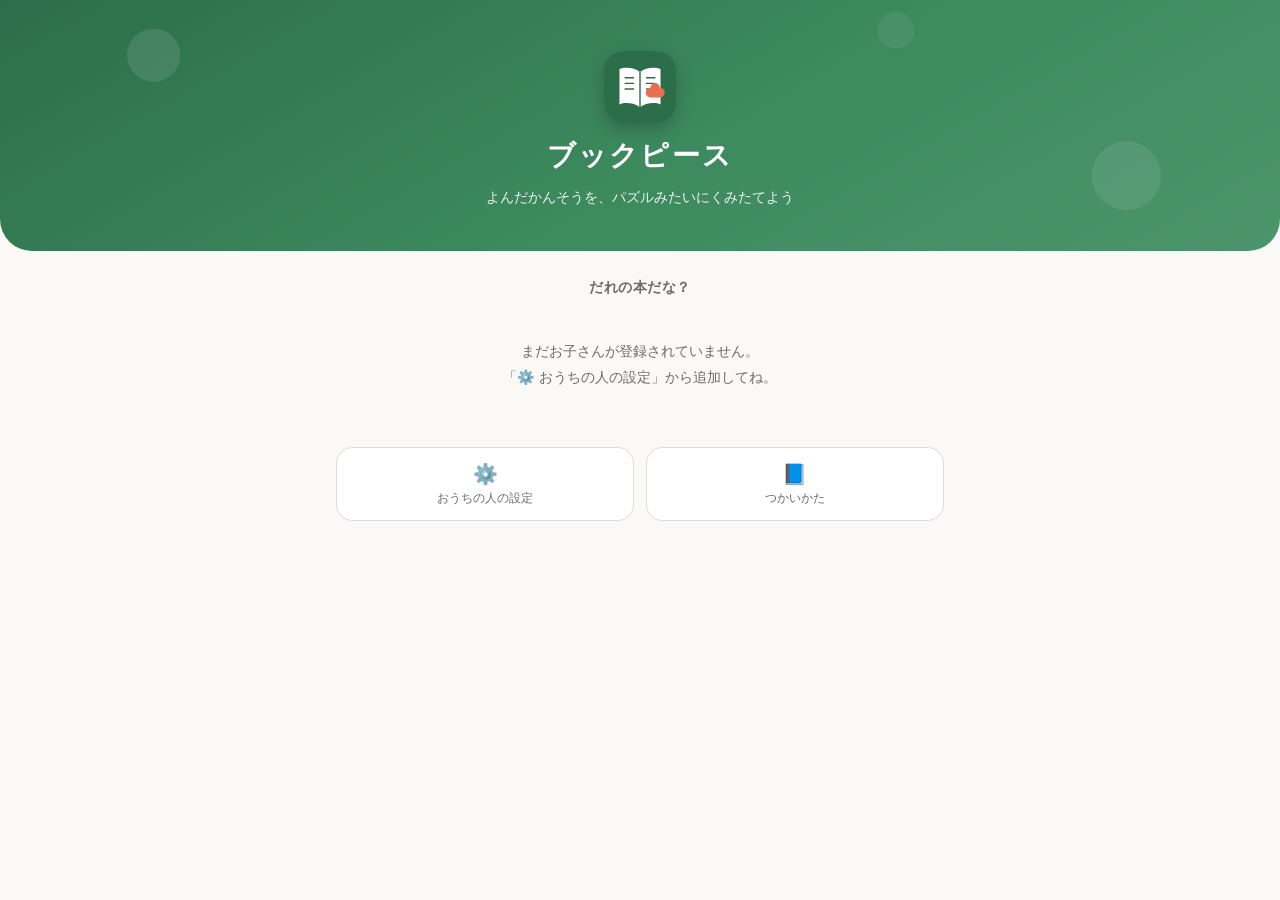
<file: index.html>
<!DOCTYPE html>
<html lang="ja">
<head>
  <meta charset="UTF-8">
  <meta name="viewport" content="width=device-width, initial-scale=1, viewport-fit=cover">
  <meta name="apple-mobile-web-app-capable" content="yes">
  <meta name="apple-mobile-web-app-status-bar-style" content="default">
  <meta name="apple-mobile-web-app-title" content="ブックピース">
  <meta name="theme-color" content="#2c6e49">
  <link rel="manifest" href="./manifest.json">
  <link rel="apple-touch-icon" href="./icons/icon.svg">
  <link rel="icon" href="./icons/icon.svg">
  <link rel="stylesheet" href="./style.css">
  <title>ブックピース</title>
</head>
<body>

  <!-- ホーム画面：子供選択 -->
  <section id="screen-home" class="screen active">
    <header class="home-header">
      <img class="home-logo" src="./icons/icon.svg" width="72" height="72" alt="">
      <h1>ブックピース</h1>
      <p class="home-sub">よんだかんそうを、パズルみたいにくみたてよう</p>
    </header>
    <div class="home-body">
      <h2 class="home-section-title">だれの本だな？</h2>
      <div class="child-picker" id="child-picker"></div>
      <p class="child-picker-empty hidden" id="child-picker-empty">
        まだお子さんが登録されていません。<br>「⚙️ おうちの人の設定」から追加してね。
      </p>
      <div class="home-actions">
        <button class="home-action" data-action="open-settings">
          <span class="home-action-icon">⚙️</span>
          <span class="home-action-label">おうちの人の設定</span>
        </button>
        <button class="home-action" data-action="open-guide">
          <span class="home-action-icon">📘</span>
          <span class="home-action-label">つかいかた</span>
        </button>
      </div>
    </div>
  </section>

  <!-- 本棚画面 -->
  <section id="screen-shelf" class="screen">
    <header class="bar-header">
      <button class="back-btn" data-action="back-home">←</button>
      <div class="bar-title">
        <span class="shelf-avatar" id="shelf-avatar"><span>🦖</span></span>
        <h2 id="shelf-title">本棚</h2>
      </div>
      <span></span>
    </header>
    <div class="shelf-body">
      <div class="shelf-reward hidden" id="shelf-reward"></div>
      <button class="new-book-btn" data-action="new-book">＋ あたらしいかんそうぶんをつくる</button>
      <div class="shelf-list" id="shelf-list"></div>
      <div class="shelf-empty hidden" id="shelf-empty">まだ かんそうぶんが ないよ。<br>「あたらしいかんそうぶんをつくる」から はじめよう！</div>
    </div>
  </section>

  <!-- 本の登録画面 -->
  <section id="screen-newbook" class="screen">
    <header class="bar-header">
      <button class="back-btn" data-action="back-shelf">←</button>
      <div class="bar-title"><h2>本のとうろく</h2></div>
      <span></span>
    </header>
    <div class="form-body">
      <label class="form-label">本のタイトル</label>
      <input type="text" id="input-title" class="form-input" placeholder="れい：スイミー" maxlength="60">

      <label class="form-label">よんだ日</label>
      <input type="date" id="input-date" class="form-input">

      <label class="form-label">なんねんせい？</label>
      <div class="grade-num-picker">
        <button class="grade-num-btn" data-grade="1">1年生</button>
        <button class="grade-num-btn" data-grade="2">2年生</button>
        <button class="grade-num-btn" data-grade="3">3年生</button>
        <button class="grade-num-btn" data-grade="4">4年生</button>
        <button class="grade-num-btn" data-grade="5">5年生</button>
        <button class="grade-num-btn" data-grade="6">6年生</button>
      </div>
      <p class="grade-hint" id="grade-hint">学年をえらぶと、しつもんの内容がかわるよ</p>

      <label class="form-label">もくひょう文字数</label>
      <div class="chars-presets">
        <button class="chars-preset" data-chars="400">400字</button>
        <button class="chars-preset" data-chars="800">800字</button>
        <button class="chars-preset" data-chars="1200">1200字</button>
      </div>
      <input type="number" id="input-chars" class="form-input" placeholder="れい：800" min="100" max="4000" step="50" inputmode="numeric">

      <button class="primary-btn" id="btn-start-interview">インタビューをはじめる →</button>
    </div>
  </section>

  <!-- インタビュー画面 -->
  <section id="screen-interview" class="screen">
    <header class="bar-header">
      <button class="back-btn" data-action="interview-back">←</button>
      <div class="bar-title"><h2>かんそうを<ruby>話<rt>はな</rt></ruby>そう</h2></div>
      <span class="q-progress" id="q-progress"></span>
    </header>
    <div class="progress-bar-wrap">
      <div class="progress-bar-fill" id="interview-progress-fill"></div>
    </div>
    <div class="interview-body">
      <div class="question-card">
        <p class="question-text" id="question-text"></p>
        <button class="speak-btn" id="btn-speak" title="しつもんをよみあげる">🔊 よんでもらう</button>
      </div>
      <textarea id="answer-input" class="answer-textarea" placeholder="ここに かいてね（またはマイクでもOK）" rows="4"></textarea>
      <div class="mic-row">
        <button class="mic-btn" id="btn-mic" title="音声入力（対応ブラウザのみ）">🎤 <ruby>話<rt>はな</rt></ruby>してみる</button>
      </div>
      <div class="emotion-chips hidden" id="emotion-chips"></div>
      <div class="depth-hint hidden" id="depth-hint">
        <p>もうすこしくわしく<ruby>書<rt>か</rt></ruby>いてみよう！たとえば、<ruby>色<rt>いろ</rt></ruby>や<ruby>音<rt>おと</rt></ruby>、<ruby>思<rt>おも</rt></ruby>ったことをたしてみてね。</p>
        <div class="depth-hint-actions">
          <button class="ghost-btn" id="btn-depth-edit"><ruby>書<rt>か</rt></ruby>きなおす</button>
          <button class="ghost-btn" id="btn-depth-continue">このまま<ruby>次<rt>つぎ</rt></ruby>へ</button>
        </div>
      </div>
      <button class="primary-btn" id="btn-next-question"><ruby>次<rt>つぎ</rt></ruby>へ →</button>
    </div>
  </section>

  <!-- カードパズル画面 -->
  <section id="screen-puzzle" class="screen">
    <header class="bar-header">
      <button class="back-btn" data-action="back-shelf">←</button>
      <div class="bar-title"><h2>カードをくみたてよう</h2></div>
      <span></span>
    </header>
    <p class="puzzle-hint">カードの ⠿ をつかんで うごかそう（カードをタップして えらび、はこをタップでもOK）。がめんは スクロールできるよ📜</p>

    <!-- 手札置き場：ここからカードを3つの箱へ振り分ける -->
    <div class="puzzle-pool puzzle-zone" data-zone="pool" id="puzzle-pool">
      <div class="zone-head pool-head">
        <span>まだ入れてないカード</span>
        <span class="pool-count" id="pool-count"></span>
      </div>
      <ul class="zone-list" id="zone-pool"></ul>
      <p class="pool-done hidden" id="pool-done">ぜんぶ入れられたね！🎉</p>
    </div>

    <div class="puzzle-zones">
      <div class="puzzle-zone" data-zone="start">
        <div class="zone-head">はじめ</div>
        <ul class="zone-list" id="zone-start"></ul>
      </div>
      <div class="puzzle-zone" data-zone="mid">
        <div class="zone-head">なか</div>
        <ul class="zone-list" id="zone-mid"></ul>
      </div>
      <div class="puzzle-zone" data-zone="end">
        <div class="zone-head">おわり</div>
        <ul class="zone-list" id="zone-end"></ul>
      </div>
    </div>
    <button class="ghost-btn full" id="btn-auto-place">おまかせでいれる</button>
    <button class="primary-btn" id="btn-to-connect">つなぎことばへ →</button>
  </section>

  <!-- つなぎことば画面 -->
  <section id="screen-connect" class="screen">
    <header class="bar-header">
      <button class="back-btn" data-action="back-puzzle">←</button>
      <div class="bar-title"><h2>つなぎことば</h2></div>
      <span></span>
    </header>
    <p class="puzzle-hint">「＋」をタップして、カードとカードのあいだに ことばを いれてみよう（いれなくてもOK）</p>
    <div class="connect-list" id="connect-list"></div>
    <button class="primary-btn" id="btn-to-preview">げんこうようしを<ruby>見<rt>み</rt></ruby>る →</button>
  </section>

  <!-- 原稿用紙プレビュー画面 -->
  <section id="screen-preview" class="screen">
    <header class="bar-header">
      <button class="back-btn" data-action="back-connect">←</button>
      <div class="bar-title"><h2>げんこうようし</h2></div>
      <span></span>
    </header>
    <div class="preview-body">
      <div class="preview-title-block">
        <label class="preview-field-label" for="input-essay-title">だいめい</label>
        <input type="text" id="input-essay-title" class="form-input" maxlength="40" placeholder="れい：「スイミー」を読んで">
        <label class="preview-field-label" for="input-essay-author">なまえ</label>
        <input type="text" id="input-essay-author" class="form-input" maxlength="20" placeholder="なまえ">
      </div>
      <div class="char-meter-wrap">
        <div class="char-meter-fill" id="char-meter-fill"></div>
      </div>
      <div class="char-meter-text" id="char-meter-text"></div>
      <div class="genko-wrap">
        <div class="genko-grid" id="genko-grid"></div>
      </div>
      <div class="ai-polish-row">
        <button class="ghost-btn full" id="btn-ai-polish">✨ AIでぶんしょうをととのえる</button>
        <p class="ai-polish-hint" id="ai-polish-hint">内容はかえずに、つなぎ方だけAIがきれいにするよ</p>
        <button class="ghost-btn full hidden" id="btn-ai-revert">もとの文章にもどす</button>
      </div>
      <button class="primary-btn" id="btn-save-essay">ほぞんする ✓</button>
      <button class="ghost-btn full" id="btn-edit-again">もどってなおす</button>
    </div>
  </section>

  <!-- 設定画面 -->
  <section id="screen-settings" class="screen">
    <header class="bar-header">
      <button class="back-btn" data-action="back-home">←</button>
      <div class="bar-title"><h2>おうちの人の設定</h2></div>
      <span></span>
    </header>
    <div class="settings-body" id="settings-body"></div>
  </section>

  <!-- つかいかたガイド画面（おうちの人向け） -->
  <section id="screen-guide" class="screen">
    <header class="bar-header">
      <button class="back-btn" data-action="back-home">←</button>
      <div class="bar-title"><h2>つかいかた</h2></div>
      <span></span>
    </header>
    <div class="guide-body">

      <p class="g-lead">
        「読書感想文、なにを書いていいか分からない…」を、
        おしゃべりだけで原稿用紙にするアプリです。
      </p>

      <div class="g-section">
        <h3>どんなアプリ？</h3>
        <p>
          子どもは、アプリが出す質問に<strong>ひとつずつ答えるだけ</strong>。
          答えが「カード」になり、それを「はじめ・なか・おわり」に並べかえると、
          原稿用紙のかたちの感想文ができあがります。
        </p>
        <p>
          いきなり原稿用紙に向かうと手が止まってしまう子でも、
          「一番心にのこったのはどこ？」のような具体的な質問になら答えられる ——
          その答えをそのまま文章の材料にする、という考え方でつくっています。
        </p>
        <div class="g-note">
          <strong>学年に合わせて質問が変わります。</strong>
          1〜2年生・3〜4年生・5〜6年生の3段階。低学年の画面にはすべて<strong>ふりがな</strong>がつきます。
        </div>
      </div>

      <div class="g-section">
        <h3>はじめる前に（おうちの人の準備・3分）</h3>

        <div class="g-step">
          <div class="g-step-num">1</div>
          <div class="g-step-body">
            <h4>ホーム画面に追加しておくと便利</h4>
            <p>会員登録もインストールも要りません。ブラウザの「ホーム画面に追加」をしておくと、ふつうのアプリのように開けます（iPhoneなら共有ボタン →「ホーム画面に追加」）。</p>
          </div>
        </div>

        <div class="g-step">
          <div class="g-step-num">2</div>
          <div class="g-step-body">
            <h4>お子さんを登録する</h4>
            <p><span class="g-screen">⚙️ おうちの人の設定</span> を開き、アイコンとなまえを選んで「お子さんを追加」。きょうだい何人でも登録できます。</p>
            <div class="g-tip">
              <strong>パスコードは初期値「0000」です。</strong>
              設定画面はパスコードで守られています。気になる方は同じ設定画面から変更してください。
            </div>
          </div>
        </div>

        <div class="g-step">
          <div class="g-step-num">3</div>
          <div class="g-step-body">
            <h4>（任意）AI機能を使うなら</h4>
            <p>
              最後に文章を整える機能を使いたい場合だけ、設定画面でGoogleの「Gemini APIキー」を入れます。
              <strong>入れなくてもアプリは全部使えます</strong>（AIのボタンが出ないだけです）。
            </p>
            <p>キーは Google AI Studio で無料で取得できます。くわしくは下のQ&amp;Aへ。</p>
          </div>
        </div>
      </div>

      <div class="g-section">
        <h3>子どもが使う流れ（5ステップ）</h3>

        <div class="g-step">
          <div class="g-step-num">1</div>
          <div class="g-step-body">
            <h4>本を登録する <span class="g-screen">本のとうろく</span></h4>
            <p>本のタイトル、読んだ日、学年、目標の文字数を入れます。</p>
            <p>目標文字数の目安は、1〜2年生400字／3〜4年生800字／5〜6年生1200字。学年を選ぶと自動で入ります。</p>
          </div>
        </div>

        <div class="g-step">
          <div class="g-step-num">2</div>
          <div class="g-step-body">
            <h4>質問に答える <span class="g-screen">かんそうを話そう</span></h4>
            <p>質問がひとつずつ出るので、思ったことを答えます。ここがこのアプリの中心です。</p>
            <ul>
              <li><strong>🔊 よんでもらう</strong> … 質問を読み上げてくれます。まだ字が読みにくい子に</li>
              <li><strong>🎤 話してみる</strong> … しゃべった言葉がそのまま文字になります（Chrome など対応ブラウザのみ）</li>
              <li>もちろん、キーボードで打ってもOK</li>
            </ul>
            <div class="g-tip">
              <strong>答えが短いと「もう少し聞かせて」と出ます。</strong>
              「たのしかった」で終わらせず、「どこが？」「どうして？」を引き出すためのしかけです。
              そのまま進みたいときは「このまま次へ」を押せば大丈夫。
            </div>
            <p>目標の文字数に足りないときは、アプリが<strong>追加の質問を自動で出します</strong>。足りていれば早めに終わります。</p>
          </div>
        </div>

        <div class="g-step">
          <div class="g-step-num">3</div>
          <div class="g-step-body">
            <h4>カードを並べかえる <span class="g-screen">カードをくみたてよう</span></h4>
            <p>
              答えが1枚ずつのカードになっています。それを「はじめ」「なか」「おわり」の3つの箱に入れていきます。
              ドラッグでも、タップでも動かせます。
            </p>
            <p>最初からだいたい正しい箱に入っているので、順番を入れかえたり、いらないカードを外したりするだけでOKです。</p>
            <div class="g-note">
              ここが「パズル」の部分です。<strong>文章の組み立てを目で見て理解できる</strong>のがねらいです。
            </div>
          </div>
        </div>

        <div class="g-step">
          <div class="g-step-num">4</div>
          <div class="g-step-body">
            <h4>つなぎことばを入れる <span class="g-screen">つなぎことば</span></h4>
            <p>
              カードとカードのあいだの「＋」をタップすると、「そして」「でも」「だから」などを選べます。
              入れなくても大丈夫です。
            </p>
          </div>
        </div>

        <div class="g-step">
          <div class="g-step-num">5</div>
          <div class="g-step-body">
            <h4>原稿用紙で確認して保存 <span class="g-screen">げんこうようし</span></h4>
            <p>本物の原稿用紙のマス目に流し込まれた状態で表示されます。文字数もカウントされます。</p>
            <p>「ほぞんする ✓」で完成。本だなに並び、冊数に応じてお祝いの演出が出ます。</p>
            <p>直したくなったら「もどってなおす」でいつでもやり直せます。</p>
          </div>
        </div>
      </div>

      <div class="g-section">
        <h3>どんな質問が出るの？</h3>
        <p>
          読書感想文の定番の型「はじめ・なか・おわり」に沿って質問が並んでいます。
          以下は3〜4年生の例です（学年によって言葉づかいと深さが変わります）。
        </p>

        <div class="g-qgroup">
          <h4>はじめ — 読むきっかけ</h4>
          <ul>
            <li>この本は、どんなお話ですか？</li>
            <li>どうしてこの本を読もうと思ったの？</li>
            <li>題名や表紙を見て、読む前はどんなお話だと思った？</li>
          </ul>
        </div>

        <div class="g-qgroup">
          <h4>なか — 心が動いたところ</h4>
          <ul>
            <li>この本のことで、いちばん話したいことは何？</li>
            <li>いちばん心に残った場面はどこ？どうしてそこが心に残ったの？</li>
            <li>この本を読んで、はじめて分かったことや知ったことは？</li>
            <li>登場人物で、お話の中で変わっていった人はいる？どんなふうに変わった？</li>
            <li>自分とにているところ、ちがうところはどこ？</li>
            <li>腹が立ったところや、「どうしてかなあ」と思ったところはある？</li>
            <li>もし自分だったら、どうする？</li>
          </ul>
        </div>

        <div class="g-qgroup">
          <h4>おわり — 読んだあとの自分</h4>
          <ul>
            <li>登場人物に言いたいことがあるとしたら、何を言う？</li>
            <li>作者は、この本を通してどんなことを伝えたかったと思う？</li>
            <li>この本を読んで、自分が変わったことや、新しく得たものは？</li>
            <li>これから、どんなことをしてみたい？</li>
          </ul>
        </div>

        <div class="g-tip">
          <strong>おうちの方へのおすすめ。</strong>
          「いちばん話したいことは何？」は、その子の感想の核になる質問です。
          アプリに打ち込む前に、いちど<strong>声に出して聞いてあげる</strong>と、
          ぐっと自分の言葉が出てきます。
        </div>
      </div>

      <div class="g-section">
        <h3>おうちの人ができること</h3>
        <div class="g-table-scroll">
          <table>
            <tr>
              <th>やりたいこと</th>
              <th>どこから</th>
            </tr>
            <tr>
              <td>子どもを追加・削除する</td>
              <td>⚙️ おうちの人の設定 → お子さんの登録</td>
            </tr>
            <tr>
              <td>パスコードを変える</td>
              <td>⚙️ おうちの人の設定 → パスコードの変更</td>
            </tr>
            <tr>
              <td>AI機能をオン／オフする</td>
              <td>⚙️ おうちの人の設定 → APIキーを入れる／空にする</td>
            </tr>
            <tr>
              <td>書いた感想文を見る</td>
              <td>子どものアイコン → 本だな</td>
            </tr>
            <tr>
              <td>感想文を消す</td>
              <td>本だなの 🗑 アイコン</td>
            </tr>
          </table>
        </div>
      </div>

      <div class="g-section">
        <h3>よくある質問</h3>
        <dl class="g-faq">
          <dt>お金はかかりますか？</dt>
          <dd>アプリは無料です。AI機能もGoogleの無料枠の範囲で使えます（使いすぎると上限に達しますが、その旨がアプリに表示されます）。</dd>

          <dt>書いたものはどこに保存されますか？外部に送られませんか？</dt>
          <dd>
            感想文は<strong>その端末のブラウザの中だけ</strong>に保存されます。サーバーには送られず、他の人からは見えません。
            ただし裏返すと、<strong>別の端末では見られません</strong>し、ブラウザのデータを消すと感想文も消えます。大事なものは完成後にスクリーンショットを撮っておくのが安心です。
          </dd>

          <dt>AI機能を使うと、AIが感想文を書いてしまいませんか？</dt>
          <dd>
            書きません。AIがするのは、子どもが書いた文の<strong>助詞や句読点、文のつなぎ方を整えるだけ</strong>で、
            内容やエピソードを足さないよう指示しています。整えた結果が気に入らなければ「もとの文章にもどす」で戻せます。
            使うかどうかはご家庭の考え方しだいなので、<strong>使わない選択でもまったく問題ありません</strong>。
          </dd>

          <dt>APIキーはどう取るのですか？</dt>
          <dd>
            Google AI Studio（aistudio.google.com）にGoogleアカウントでログインし、「Get API key」から無料で発行できます。
            発行したキーをアプリの設定画面に貼り付けてください。キーもその端末の中だけに保存されます。
          </dd>

          <dt>マイクで話しても文字になりません</dt>
          <dd>音声入力は対応ブラウザのみの機能です。iPhone/iPadならSafari、AndroidやPCならChromeでお試しください。使えない場合もキーボード入力で問題なく進められます。</dd>

          <dt>下書きのまま途中でやめても大丈夫？</dt>
          <dd>大丈夫です。答えたところまで自動で保存され、本だなに「とちゅう」と表示されます。次に開いたときは続きから再開できます。</dd>

          <dt>宿題としてどう使えばいいですか？</dt>
          <dd>
            完成した原稿用紙の画面を見ながら、<strong>子ども自身が原稿用紙に書き写す</strong>のがおすすめです。
            書き写しながら「ここはこう直したいな」と推敲が入るので、それも含めて学びになります。
          </dd>
        </dl>
      </div>

      <p class="g-footer">ご質問・不具合の報告はいつでもどうぞ 🙌</p>
    </div>
  </section>

  <!-- パスコード入力モーダル -->
  <div id="passcode-modal" class="modal hidden">
    <div class="modal-inner">
      <h3 id="passcode-title">おうちの人のパスコード</h3>
      <div class="passcode-display" id="passcode-display">
        <span></span><span></span><span></span><span></span>
      </div>
      <div class="passcode-pad">
        <button data-key="1">1</button>
        <button data-key="2">2</button>
        <button data-key="3">3</button>
        <button data-key="4">4</button>
        <button data-key="5">5</button>
        <button data-key="6">6</button>
        <button data-key="7">7</button>
        <button data-key="8">8</button>
        <button data-key="9">9</button>
        <button data-key="cancel">キャンセル</button>
        <button data-key="0">0</button>
        <button data-key="del">⌫</button>
      </div>
      <div class="passcode-error" id="passcode-error"></div>
    </div>
  </div>

  <!-- つなぎことば選択モーダル -->
  <div id="connector-modal" class="modal hidden">
    <div class="modal-inner">
      <h3>つなぎことばをえらぼう</h3>
      <div class="connector-options" id="connector-options"></div>
      <button class="ghost-btn full" id="connector-close">とじる</button>
    </div>
  </div>

  <!-- 確認モーダル（confirmの代わり） -->
  <div id="confirm-modal" class="modal hidden">
    <div class="modal-inner">
      <div class="confirm-emoji" id="confirm-emoji">🤔</div>
      <p class="confirm-message" id="confirm-message"></p>
      <div class="confirm-actions">
        <button class="ghost-btn" id="confirm-cancel">やめる</button>
        <button class="confirm-ok-btn" id="confirm-ok">はい</button>
      </div>
    </div>
  </div>

  <!-- 完成お祝いモーダル -->
  <div id="celebrate-modal" class="modal hidden">
    <div class="modal-inner celebrate-inner">
      <div class="celebrate-emoji">🎉</div>
      <h3>かんせい！</h3>
      <p class="celebrate-message" id="celebrate-message"></p>
      <button class="primary-btn" id="celebrate-close">本だなへ →</button>
    </div>
  </div>

  <!-- トースト通知 -->
  <div id="toast" class="toast hidden"></div>

  <script src="./app.js"></script>
</body>
</html>
</file>
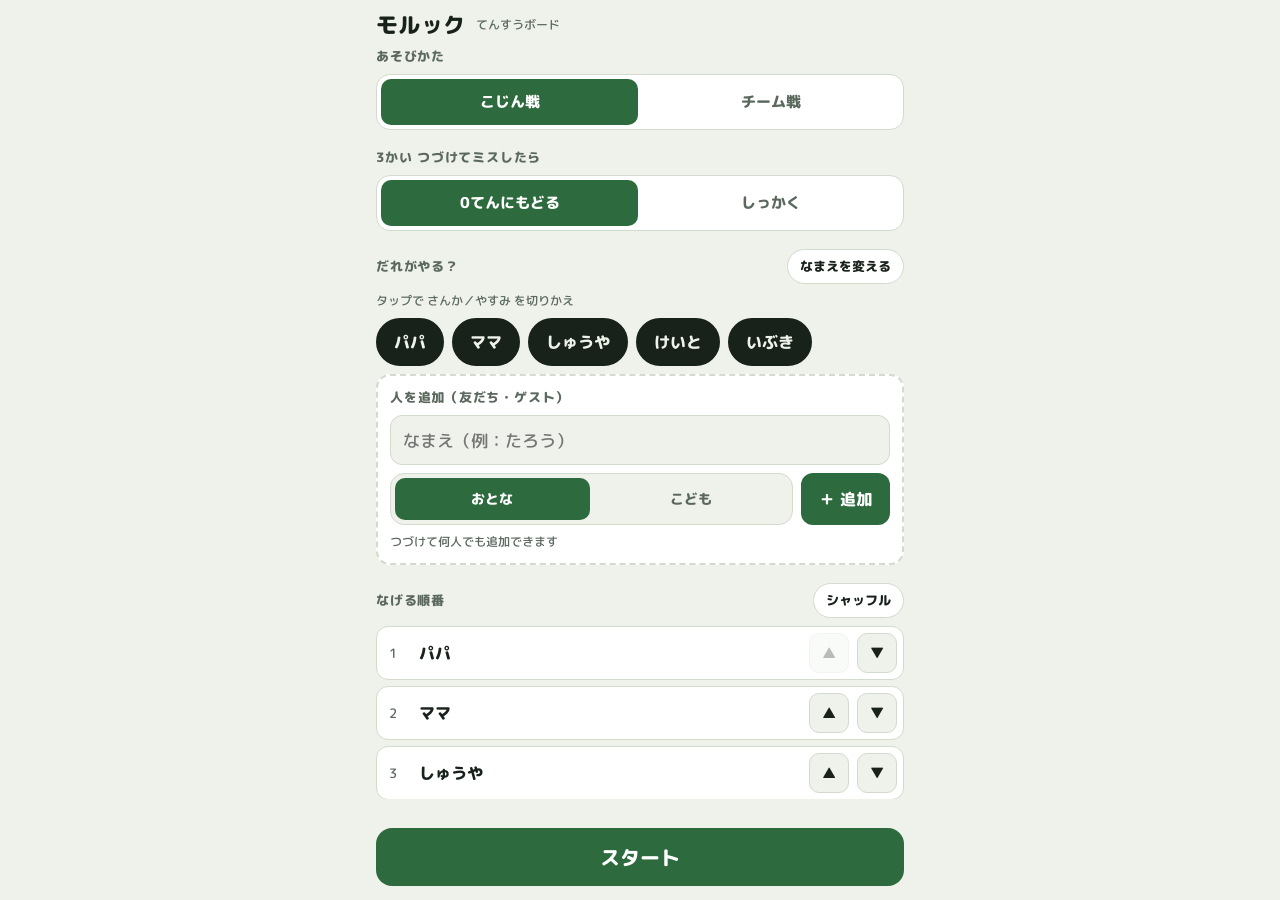
<file: molkky/index.html>
<!DOCTYPE html>
<html lang="ja">
<head>
<meta charset="UTF-8">
<meta name="viewport" content="width=device-width, initial-scale=1.0, viewport-fit=cover">
<title>モルック スコア</title>
<meta name="claude:viewport-fit-sides" content="cover">
<meta name="theme-color" content="#eef2ea" media="(prefers-color-scheme: light)">
<meta name="theme-color" content="#121914" media="(prefers-color-scheme: dark)">
<link rel="manifest" href="./manifest.json">
<link rel="icon" href="./icons/icon.svg" type="image/svg+xml">
<link rel="apple-touch-icon" href="./icons/apple-touch-icon.png">
<meta name="apple-mobile-web-app-capable" content="yes">
<meta name="mobile-web-app-capable" content="yes">
<meta name="apple-mobile-web-app-title" content="モルック">
<!-- claude.ai の Artifact で表示するときに付く土台と同じ指定（単体で開いても同じ見た目にする） -->
<style>
:root { color-scheme: light; padding-top: env(safe-area-inset-top, 0px); padding-bottom: env(safe-area-inset-bottom, 0px); }
html { background: #eef2ea; }
@media (prefers-color-scheme: dark) { html { background: #121914; } }
img { max-width: 100%; }
[hidden] { display: none !important; }
</style>
<link rel="preconnect" href="https://fonts.googleapis.com">
<link rel="preconnect" href="https://fonts.gstatic.com" crossorigin>
<link rel="stylesheet" href="https://fonts.googleapis.com/css2?family=M+PLUS+Rounded+1c:wght@500;800&display=swap">
<style>
/* Layout: one-screen scoreboard — side rows on top, birch-pin number pad (slanted pin tops) anchored at thumb height */
:root {
  --bg: #eef2ea;
  --surface: #ffffff;
  --ink: #18221b;
  --sub: #5b685e;
  --line: #d2dbce;
  --pin: #ecd3a3;
  --pin-edge: #b98d4f;
  --pin-ink: #3b2a12;
  --accent: #2d6a3e;
  --accent-ink: #ffffff;
  --accent-soft: #dbe9dc;
  --warn: #b86e00;
  --warn-soft: #fff0d2;
  --danger: #c0392b;
  --danger-soft: #fbe3e0;
  --miss: #616b63;
  --miss-ink: #ffffff;
  --shade: rgba(10, 20, 12, 0.45);
  --c0: #d64545; --c1: #2f6fd6; --c2: #2e9b57; --c3: #d9a000; --c4: #8e44ad; --c5: #e0702a;
  --font: "M PLUS Rounded 1c", "Hiragino Maru Gothic ProN", "Hiragino Sans", "Yu Gothic", "Meiryo", sans-serif;
}
@media (prefers-color-scheme: dark) {
  :root:not([data-theme="light"]) {
    --bg: #121914; --surface: #1c251f; --ink: #edf3eb; --sub: #9eaca2; --line: #2e3a32;
    --pin: #dcbd86; --pin-edge: #8f6a37; --pin-ink: #2a1d0a;
    --accent: #6cc283; --accent-ink: #0f1a12; --accent-soft: #223a2a;
    --warn: #f0a63a; --warn-soft: #3a2c12; --danger: #ff7b6c; --danger-soft: #3f201c;
    --miss: #4b544d; --miss-ink: #ffffff; --shade: rgba(0, 0, 0, 0.6);
    color-scheme: dark;
  }
}
:root[data-theme="dark"] {
  --bg: #121914; --surface: #1c251f; --ink: #edf3eb; --sub: #9eaca2; --line: #2e3a32;
  --pin: #dcbd86; --pin-edge: #8f6a37; --pin-ink: #2a1d0a;
  --accent: #6cc283; --accent-ink: #0f1a12; --accent-soft: #223a2a;
  --warn: #f0a63a; --warn-soft: #3a2c12; --danger: #ff7b6c; --danger-soft: #3f201c;
  --miss: #4b544d; --miss-ink: #ffffff; --shade: rgba(0, 0, 0, 0.6);
  color-scheme: dark;
}
html, body { height: 100%; }
body {
  margin: 0; background: var(--bg); color: var(--ink);
  font-family: var(--font); font-weight: 500; font-size: 16px;
  -webkit-tap-highlight-color: transparent; -webkit-user-select: none; user-select: none;
  overscroll-behavior: none;
}
* { box-sizing: border-box; }
[hidden] { display: none !important; }
button { font: inherit; color: inherit; cursor: pointer; border: 0; background: none; }
button:focus-visible, input:focus-visible { outline: 3px solid var(--accent); outline-offset: 2px; }
input { font: inherit; color: var(--ink); -webkit-user-select: text; user-select: text; }

#app {
  height: 100%; max-width: 560px; margin: 0 auto;
  padding-left: max(16px, env(safe-area-inset-left, 0px));
  padding-right: max(16px, env(safe-area-inset-right, 0px));
}
.screen { height: 100%; display: flex; flex-direction: column; }
.top { display: flex; align-items: center; gap: 10px; padding-block: 8px 6px; }
.top h1 { margin: 0; white-space: nowrap; font-size: 22px; font-weight: 800; letter-spacing: 0.02em; }
.top .tag { font-size: 12px; color: var(--sub); }
.top .spacer { flex: 1; }
.pill { white-space: nowrap; overflow: hidden; text-overflow: ellipsis; min-width: 0; font-size: 12px; padding: 4px 10px; border-radius: 999px; background: var(--accent-soft); color: var(--ink); }
.icon-btn { min-width: 44px; height: 44px; border-radius: 12px; background: var(--surface); border: 1px solid var(--line); font-size: 15px; font-weight: 800; padding: 0 12px; white-space: nowrap; flex-shrink: 0; }

/* ---------- setup ---------- */
.scroll { flex: 1; overflow-y: auto; display: flex; flex-direction: column; gap: 18px; padding-bottom: 12px; min-height: 0; }
.block { display: flex; flex-direction: column; gap: 8px; }
.label-row { display: flex; align-items: center; gap: 8px; flex-wrap: wrap; }
.label { font-size: 13px; font-weight: 800; color: var(--sub); letter-spacing: 0.06em; }
.label-row .label { flex: 1; }
.small-btn { font-size: 13px; padding: 7px 12px; border-radius: 999px; border: 1px solid var(--line); background: var(--surface); font-weight: 800; }
.small-btn.on { background: var(--ink); color: var(--bg); border-color: var(--ink); }
.seg { display: grid; grid-auto-flow: column; grid-auto-columns: 1fr; background: var(--surface); border: 1px solid var(--line); border-radius: 14px; padding: 4px; gap: 4px; }
.seg button { height: 46px; border-radius: 10px; font-weight: 800; font-size: 15px; color: var(--sub); }
.seg button[aria-pressed="true"] { background: var(--accent); color: var(--accent-ink); }
.hint { margin: 0; font-size: 12px; color: var(--sub); }
.brush { display: grid; grid-template-columns: repeat(auto-fit, minmax(64px, 1fr)); gap: 6px; }
.brush button { min-height: 52px; border-radius: 12px; font-weight: 800; font-size: 15px; line-height: 1.2; color: #fff; border: 3px solid transparent; opacity: 0.55; }
.brush button small { display: block; font-size: 11px; font-weight: 500; }
.brush button.none { background: var(--surface); color: var(--sub); border-color: var(--line); }
.brush button[aria-pressed="true"] { opacity: 1; border-color: var(--ink); transform: translateY(-2px); box-shadow: 0 3px 0 var(--line); }
.chips { display: flex; flex-wrap: wrap; gap: 8px; }
.chip {
  min-height: 48px; padding: 6px 16px; border-radius: 999px; font-weight: 800; font-size: 16px;
  background: var(--surface); border: 2px solid var(--line); color: var(--sub);
  display: inline-flex; align-items: center; gap: 6px;
}
.chip.on { background: var(--ink); color: var(--bg); border-color: var(--ink); }
.chip.team { color: #fff; border-color: transparent; }
.chip small { font-size: 11px; opacity: 0.9; }
.chip.editing { border-style: dashed; border-color: var(--sub); color: var(--ink); background: var(--surface); }
.guest-form { display: flex; gap: 8px; }
.guest-form input { flex: 1; min-width: 0; height: 46px; border-radius: 12px; border: 1px solid var(--line); background: var(--surface); padding: 0 12px; }
.guest-form button { height: 46px; padding: 0 16px; border-radius: 12px; background: var(--surface); border: 1px solid var(--line); font-weight: 800; }
.add-form { display: flex; flex-direction: column; gap: 8px; padding: 12px; border-radius: 14px; background: var(--surface); border: 2px dashed var(--line); }
.add-form input { height: 50px; border-radius: 12px; border: 1px solid var(--line); background: var(--bg); padding: 0 12px; font-size: 17px; width: 100%; }
.add-form .seg { background: var(--bg); }
.add-row { display: flex; gap: 8px; }
.add-row .seg { flex: 1; }
.seg-sm button { height: 42px; font-size: 14px; }
.add-btn { min-height: 50px; padding: 0 18px; border-radius: 12px; background: var(--accent); color: var(--accent-ink); font-weight: 800; font-size: 16px; }
.add-team { display: grid; grid-template-columns: repeat(auto-fit, minmax(130px, 1fr)); gap: 8px; }
.add-team .add-btn { color: #fff; }
#btn-clear-guests { align-self: flex-start; }
.board .side { flex-shrink: 0; }
.board.team .side { grid-template-columns: auto 1fr auto; gap: 4px 10px; padding-block: 8px; }
.board.team .side .sname { font-size: 17px; grid-row: 1; grid-column: 1; }
.board.team .side .meta { grid-row: 1; grid-column: 2; }
.board.team .side .score { grid-row: 1 / span 2; grid-column: 3; font-size: 34px; }
.board.team .members { grid-row: 2; grid-column: 1 / 3; font-size: 14px; color: var(--ink); gap: 4px 12px; }
.board.team .members span { white-space: nowrap; }
.board.team .warnline { grid-row: 3; grid-column: 1 / -1; }
.board.many .side { padding-block: 6px; }
.board.many .side .score { font-size: 30px; }
.board.many .side .sname { font-size: 16px; }
.order { display: flex; flex-direction: column; gap: 6px; }
.order-team { display: flex; flex-direction: column; gap: 6px; padding: 10px; border-radius: 14px; background: var(--surface); border-left: 6px solid var(--tc); }
.order-team h3 { margin: 0; font-size: 15px; color: var(--ink); flex: 1; }
.team-head { display: flex; align-items: center; gap: 8px; }
.team-head button, .seq-row button { width: 44px; height: 44px; border-radius: 10px; background: var(--bg); border: 1px solid var(--line); font-size: 14px; }
.team-head button:disabled, .seq-row button:disabled, .order-row button:disabled { opacity: 0.3; }
.team-members { display: flex; flex-wrap: wrap; gap: 6px; }
.team-members span { padding: 4px 10px; border-radius: 999px; background: var(--bg); font-weight: 800; font-size: 14px; }
.team-members .empty { background: none; font-weight: 500; }
.seq-row { display: flex; align-items: center; gap: 8px; padding: 6px 6px 6px 12px; border-radius: 12px; background: var(--surface); border-left: 6px solid var(--sc); font-weight: 800; }
.seq-row .nm { flex: 1; }
.seq-row .no { width: 22px; font-size: 13px; color: var(--sub); }
.next .who { font-size: 15px; font-weight: 800; margin-bottom: 6px; }
.picks { display: flex; flex-wrap: wrap; justify-content: center; gap: 6px; }
.picks button { min-height: 44px; padding: 4px 14px; border-radius: 999px; border: 2px solid var(--line); background: var(--surface); font-weight: 800; font-size: 16px; color: var(--sub); }
.picks button[aria-pressed="true"] { background: var(--nc); border-color: var(--nc); color: #fff; }
.order-row { display: flex; align-items: center; gap: 8px; padding: 6px 6px 6px 12px; border-radius: 12px; background: var(--surface); border: 1px solid var(--line); }
.order-team .order-row { background: var(--bg); }
.order-row .no { width: 22px; font-size: 13px; color: var(--sub); font-variant-numeric: tabular-nums; }
.order-row .nm { flex: 1; font-weight: 800; }
.order-row button { width: 40px; height: 40px; border-radius: 10px; background: var(--bg); border: 1px solid var(--line); font-size: 14px; }
.order-team .order-row button { background: var(--surface); }
.empty { font-size: 13px; color: var(--sub); }
.bottom { padding-block: 10px 14px; display: flex; flex-direction: column; gap: 6px; }
.err { margin: 0; color: var(--danger); font-size: 13px; min-height: 1em; }
.primary { height: 58px; border-radius: 16px; background: var(--accent); color: var(--accent-ink); font-size: 20px; font-weight: 800; }
.secondary { height: 52px; border-radius: 16px; background: var(--surface); border: 1px solid var(--line); font-size: 16px; font-weight: 800; }

/* ---------- play ---------- */
.board { flex: 1; min-height: 0; overflow-y: auto; display: flex; flex-direction: column; gap: 6px; padding-bottom: 6px; }
/* こじん戦：5人ぶんがスクロールなしで見えるよう、1行を低くする */
.board:not(.team) .side { padding: 5px 12px 5px 16px; gap: 0 10px; border-radius: 14px; }
.board:not(.team) .side .sname { font-size: 17px; }
.board:not(.team) .side .meta { font-size: 12px; flex-wrap: nowrap; }
.board:not(.team) .side .score { font-size: 30px; }
.side {
  display: grid; grid-template-columns: 1fr auto; align-items: center; gap: 2px 10px;
  text-align: left; width: 100%;
  padding: 10px 12px 10px 16px; border-radius: 16px; background: var(--surface);
  border: 2px solid transparent; position: relative; overflow: hidden;
}
.side::before { content: ""; position: absolute; left: 0; top: 0; bottom: 0; width: 7px; background: var(--sc); }
.side.now { border-color: var(--ink); box-shadow: 0 4px 0 var(--line); }
.side.out { opacity: 0.45; }
.side.out .sname { text-decoration: line-through; }
.side .sname { font-weight: 800; font-size: 18px; display: flex; align-items: center; gap: 6px; min-width: 0; }
.side .sname .arrow { color: var(--ink); font-size: 14px; }
.side .score { font-size: 38px; font-weight: 800; line-height: 1; font-variant-numeric: tabular-nums; text-align: right; grid-row: span 2; }
.side .meta { display: flex; gap: 10px; align-items: center; font-size: 13px; color: var(--sub); font-variant-numeric: tabular-nums; flex-wrap: wrap; }
.dots { letter-spacing: 2px; font-size: 13px; }
.dots.w { color: var(--warn); font-weight: 800; }
.members { grid-column: 1 / -1; font-size: 12.5px; color: var(--sub); display: flex; flex-wrap: wrap; gap: 4px 10px; }
.members .cur { color: var(--ink); font-weight: 800; text-decoration: underline; text-underline-offset: 3px; }
.members .zz { opacity: 0.6; }
.warnline { grid-column: 1 / -1; font-size: 12px; font-weight: 800; color: var(--warn); background: var(--warn-soft); border-radius: 8px; padding: 2px 8px; justify-self: start; }
.next { text-align: center; font-size: 16px; font-weight: 800; padding-block: 2px; }
.next b { font-size: 20px; color: var(--nc, var(--ink)); }
.pad { display: grid; grid-template-columns: repeat(4, 1fr); gap: 6px; padding-bottom: max(8px, env(safe-area-inset-bottom, 0px)); }
.pin {
  height: clamp(42px, 6.4vh, 60px); border-radius: 10px 10px 14px 14px;
  background: linear-gradient(180deg, var(--pin), var(--pin) 70%, var(--pin-edge) 140%);
  color: var(--pin-ink); font-size: 24px; font-weight: 800; font-variant-numeric: tabular-nums;
  clip-path: polygon(0 16%, 100% 0, 100% 100%, 0 100%);
  padding-top: 4px; box-shadow: inset 0 -4px 0 var(--pin-edge);
  touch-action: manipulation;
}
.pin:active, .miss-btn:active, .undo-btn:active { transform: translateY(2px); filter: brightness(0.92); }
.miss-btn { grid-column: span 3; height: clamp(42px, 6.2vh, 54px); border-radius: 14px; background: var(--miss); color: var(--miss-ink); font-size: 20px; font-weight: 800; touch-action: manipulation; }
.undo-btn { height: clamp(42px, 6.2vh, 54px); border-radius: 14px; background: var(--surface); border: 2px solid var(--line); font-size: 15px; font-weight: 800; touch-action: manipulation; }
.pad.disabled .pin, .pad.disabled .miss-btn { opacity: 0.35; pointer-events: none; }

/* ---------- toast ---------- */
.toast {
  position: fixed; left: 50%; top: 38%; transform: translate(-50%, -50%) scale(0.9);
  min-width: 240px; max-width: calc(100% - 48px); padding: 18px 22px; border-radius: 22px;
  background: var(--ink); color: var(--bg); text-align: center; z-index: 30;
  opacity: 0; pointer-events: none; transition: opacity 0.15s, transform 0.15s;
}
.toast.show { opacity: 1; transform: translate(-50%, -50%) scale(1); }
.toast .t1 { font-size: 30px; font-weight: 800; }
.toast .t2 { font-size: 17px; margin-top: 4px; }
.toast.bad { background: var(--danger); color: #fff; }
.toast.warn { background: var(--warn); color: #1d1300; }

/* ---------- result ---------- */
.result-body { flex: 1; min-height: 0; overflow-y: auto; display: flex; flex-direction: column; gap: 14px; padding-block: 8px; }
.winner { text-align: center; padding: 26px 16px; border-radius: 22px; background: var(--surface); border-top: 10px solid var(--wc, var(--accent)); }
.winner .crown { font-size: 14px; color: var(--sub); font-weight: 800; letter-spacing: 0.1em; }
.winner .wname { font-size: 34px; font-weight: 800; margin-top: 6px; text-wrap: balance; animation: pop 0.6s ease-out; }
.winner .why { font-size: 15px; color: var(--sub); margin-top: 6px; }
@keyframes pop { 0% { transform: scale(0.6); } 70% { transform: scale(1.08); } 100% { transform: scale(1); } }
.rank { display: flex; flex-direction: column; gap: 6px; }
.rank-row { display: grid; grid-template-columns: 28px 1fr auto; gap: 4px 10px; align-items: center; padding: 10px 12px; border-radius: 14px; background: var(--surface); border-left: 6px solid var(--sc); }
.rank-row .pos { font-weight: 800; color: var(--sub); font-variant-numeric: tabular-nums; }
.rank-row .nm { font-weight: 800; }
.rank-row .pt { font-weight: 800; font-size: 22px; font-variant-numeric: tabular-nums; }
.rank-row .mem { grid-column: 2 / -1; font-size: 12.5px; color: var(--sub); }
.result-actions { display: grid; grid-template-columns: 1fr 1fr; gap: 8px; padding-block: 8px 14px; }
.result-actions .primary { grid-column: 1 / -1; }

/* ---------- sheet ---------- */
.backdrop { position: fixed; inset: 0; background: var(--shade); z-index: 40; display: flex; align-items: flex-end; justify-content: center; }
.sheet {
  width: 100%; max-width: 560px; max-height: 80%; overflow-y: auto; background: var(--bg);
  border-radius: 22px 22px 0 0; display: flex; flex-direction: column; gap: 12px;
  padding-block: 18px calc(18px + env(safe-area-inset-bottom, 0px));
  padding-left: max(16px, env(safe-area-inset-left, 0px)); padding-right: max(16px, env(safe-area-inset-right, 0px));
}
.sheet h2 { margin: 0; font-size: 18px; }
.sheet .rows { display: flex; flex-direction: column; gap: 6px; }
.throw { display: grid; grid-template-columns: 28px 1fr auto auto; gap: 8px; align-items: center; padding: 8px 12px; border-radius: 12px; background: var(--surface); font-variant-numeric: tabular-nums; }
.throw .i { color: var(--sub); font-size: 13px; }
.throw .v { font-weight: 800; font-size: 18px; }
.throw .a { color: var(--sub); font-size: 14px; min-width: 64px; text-align: right; }
.throw .ev { grid-column: 2 / -1; font-size: 12px; font-weight: 800; }
.ev.bad { color: var(--danger); } .ev.warn { color: var(--warn); } .ev.good { color: var(--accent); }
.toggle-row { display: flex; align-items: center; justify-content: space-between; gap: 8px; padding: 8px 8px 8px 14px; background: var(--surface); border-radius: 12px; font-weight: 800; }
.toggle-row button { min-width: 108px; height: 42px; border-radius: 10px; border: 1px solid var(--line); background: var(--bg); font-weight: 800; font-size: 14px; }
.toggle-row button.on { background: var(--warn-soft); border-color: var(--warn); color: var(--ink); }
.field { display: flex; flex-direction: column; gap: 6px; }
.field input[type="text"] { height: 50px; border-radius: 12px; border: 1px solid var(--line); background: var(--surface); padding: 0 12px; font-size: 18px; }
.check { display: flex; align-items: center; gap: 10px; font-weight: 800; }
.check input { width: 22px; height: 22px; accent-color: var(--accent); }
.danger-btn { height: 50px; border-radius: 14px; background: var(--danger-soft); color: var(--danger); font-weight: 800; border: 1px solid var(--danger); }
.danger-btn.armed { background: var(--danger); color: #fff; }
.rule-note { font-size: 13px; color: var(--sub); line-height: 1.7; margin: 0; }

@media (prefers-reduced-motion: reduce) {
  .toast, .winner .wname { transition: none; animation: none; }
}
</style>

</head>
<body>

<div id="app">
  <!-- 準備画面 -->
  <section id="setup" class="screen" hidden>
    <div class="top">
      <h1>モルック</h1><span class="tag">てんすうボード</span>
    </div>
    <div class="scroll">
      <div class="block">
        <div class="label">あそびかた</div>
        <div class="seg" id="seg-mode">
          <button type="button" data-act="mode" data-v="solo">こじん戦</button>
          <button type="button" data-act="mode" data-v="team">チーム戦</button>
        </div>
      </div>
      <div class="block" id="block-teams">
        <div class="label">チームの数</div>
        <div class="seg" id="seg-teams">
          <button type="button" data-act="teams" data-v="2">2</button>
          <button type="button" data-act="teams" data-v="3">3</button>
          <button type="button" data-act="teams" data-v="4">4</button>
        </div>
      </div>
      <div class="block">
        <div class="label">3かい つづけてミスしたら</div>
        <div class="seg" id="seg-rule">
          <button type="button" data-act="rule" data-v="zero">0てんにもどる</button>
          <button type="button" data-act="rule" data-v="out">しっかく</button>
        </div>
      </div>
      <div class="block">
        <div class="label-row">
          <span class="label">だれがやる？</span>
          <button type="button" class="small-btn" id="btn-edit" data-act="editmode">なまえを変える</button>
        </div>
        <p class="hint" id="chip-hint"></p>
        <div class="brush" id="brush"></div>
        <div class="chips" id="chips"></div>
        <form class="add-form" id="guest-form">
          <div class="label">人を追加（友だち・ゲスト）</div>
          <input id="guest-name" type="text" maxlength="12" placeholder="なまえ（例：たろう）" autocomplete="off" enterkeyhint="done">
          <div class="add-row">
            <div class="seg seg-sm" id="seg-age">
              <button type="button" data-act="age" data-v="adult">おとな</button>
              <button type="button" data-act="age" data-v="kid">こども</button>
            </div>
            <button type="submit" class="add-btn">＋ 追加</button>
          </div>
          <p class="hint" id="add-msg">つづけて何人でも追加できます</p>
        </form>
        <button type="button" class="small-btn" id="btn-clear-guests" data-act="clearguests">追加した人を まとめてけす</button>
      </div>
      <div class="block">
        <div class="label-row">
          <span class="label">なげる順番</span>
          <button type="button" class="small-btn" id="btn-auto" data-act="auto">おまかせで分ける</button>
          <button type="button" class="small-btn" data-act="shuffle">シャッフル</button>
        </div>
        <div class="order" id="order"></div>
      </div>
    </div>
    <div class="bottom">
      <p class="err" id="setup-err"></p>
      <button type="button" class="primary" data-act="start">スタート</button>
    </div>
  </section>

  <!-- プレイ画面 -->
  <section id="play" class="screen" hidden>
    <div class="top">
      <h1>モルック</h1>
      <span class="pill" id="rule-pill"></span>
      <span class="spacer"></span>
      <button type="button" class="icon-btn" data-act="menu" aria-label="メニュー">メニュー</button>
    </div>
    <div class="board" id="board"></div>
    <div class="next" id="next"></div>
    <div class="pad" id="pad">
      <button type="button" class="pin" data-act="pts" data-v="1">1</button>
      <button type="button" class="pin" data-act="pts" data-v="2">2</button>
      <button type="button" class="pin" data-act="pts" data-v="3">3</button>
      <button type="button" class="pin" data-act="pts" data-v="4">4</button>
      <button type="button" class="pin" data-act="pts" data-v="5">5</button>
      <button type="button" class="pin" data-act="pts" data-v="6">6</button>
      <button type="button" class="pin" data-act="pts" data-v="7">7</button>
      <button type="button" class="pin" data-act="pts" data-v="8">8</button>
      <button type="button" class="pin" data-act="pts" data-v="9">9</button>
      <button type="button" class="pin" data-act="pts" data-v="10">10</button>
      <button type="button" class="pin" data-act="pts" data-v="11">11</button>
      <button type="button" class="pin" data-act="pts" data-v="12">12</button>
      <button type="button" class="miss-btn" data-act="pts" data-v="0">0　ミス</button>
      <button type="button" class="undo-btn" data-act="undo">↩ もどす</button>
    </div>
  </section>

  <!-- 結果画面 -->
  <section id="result" class="screen" hidden>
    <div class="top"><h1>モルック</h1><span class="tag">けっか</span></div>
    <div class="result-body">
      <div class="winner" id="winner"></div>
      <div class="rank" id="rank"></div>
    </div>
    <div class="result-actions">
      <button type="button" class="primary" data-act="again">おなじメンバーで もう一回</button>
      <button type="button" class="secondary" data-act="change">メンバーを変える</button>
      <button type="button" class="secondary" data-act="undo">↩ もどす</button>
    </div>
  </section>
</div>

<div class="toast" id="toast" role="status" aria-live="polite"><div class="t1"></div><div class="t2"></div></div>
<div class="backdrop" id="backdrop" hidden><div class="sheet" id="sheet"></div></div>

<script>
(function () {
  "use strict";

  // ---------- 保存 ----------
  const mem = {};
  const store = {
    get(k, d) {
      try { const v = localStorage.getItem("molkky." + k); if (v) return JSON.parse(v); } catch (e) {}
      return k in mem ? mem[k] : d;
    },
    set(k, v) {
      mem[k] = v;
      try { if (v === null) localStorage.removeItem("molkky." + k); else localStorage.setItem("molkky." + k, JSON.stringify(v)); } catch (e) {}
    }
  };

  const COLORS = ["var(--c0)", "var(--c1)", "var(--c2)", "var(--c3)", "var(--c4)", "var(--c5)"];
  const TEAM_NAMES = ["あか", "あお", "みどり", "きいろ"];
  const DEFAULT_PLAYERS = [
    { id: "p1", name: "パパ", adult: true },
    { id: "p2", name: "ママ", adult: true },
    { id: "p3", name: "しゅうや", adult: false },
    { id: "p4", name: "けいと", adult: false },
    { id: "p5", name: "いぶき", adult: false }
  ];

  let players = store.get("players", null) || DEFAULT_PLAYERS.map(p => ({ ...p }));
  let setup = store.get("setup", null) || {
    mode: "solo", missRule: "zero", teamCount: 2,
    order: DEFAULT_PLAYERS.map(p => p.id),
    solo: { p1: true, p2: true, p3: true, p4: true, p5: true },
    assign: { p1: 0, p2: 1, p3: 1, p4: 0, p5: 0 }
  };
  let game = store.get("game", null);
  let editMode = false;
  let addAdult = true;
  let brush = 0; // チーム分けで えらんでいるチーム（-1 = やらない）
  const isGuest = id => !DEFAULT_PLAYERS.some(d => d.id === id);

  function addPlayer(name, adult, team) {
    const id = "g" + Date.now().toString(36) + Math.floor(Math.random() * 1296).toString(36);
    players.push({ id, name, adult });
    setup.order.push(id);
    setup.solo[id] = true;
    if (team !== undefined) setup.assign[id] = team;
    else if (setup.mode === "team") {
      const size = Array(setup.teamCount).fill(0);
      players.forEach(p => { const t = setup.assign[p.id]; if (t >= 0 && t < setup.teamCount) size[t]++; });
      setup.assign[id] = size.indexOf(Math.min(...size));
    } else setup.assign[id] = -1;
    saveSetup();
    return id;
  }
  function setAge(segId, adult) {
    addAdult = adult;
    const seg = $(segId);
    if (seg) seg.querySelectorAll("button").forEach(b => b.setAttribute("aria-pressed", String((b.dataset.v === "adult") === adult)));
  }

  function normalizeSetup() {
    const ids = players.map(p => p.id);
    setup.order = setup.order.filter(id => ids.includes(id));
    ids.forEach(id => { if (!setup.order.includes(id)) setup.order.push(id); });
    setup.solo = setup.solo || {};
    setup.assign = setup.assign || {};
    ids.forEach(id => { if (setup.assign[id] === undefined) setup.assign[id] = -1; });
    fixTeamSeq();
  }
  function fixTeamSeq() {
    const seq = (setup.teamSeq || []).filter(t => t >= 0 && t < setup.teamCount);
    for (let t = 0; t < setup.teamCount; t++) if (!seq.includes(t)) seq.push(t);
    setup.teamSeq = seq;
  }
  normalizeSetup();

  const saveSetup = () => { store.set("players", players); store.set("setup", setup); };
  const saveGame = () => store.set("game", game);
  const nameOf = id => (players.find(p => p.id === id) || {}).name || "？";
  const esc = s => String(s).replace(/[&<>"']/g, c => ({ "&": "&amp;", "<": "&lt;", ">": "&gt;", '"': "&quot;", "'": "&#39;" }[c]));
  const $ = id => document.getElementById(id);

  // なげる順番（sides の番号の並び）。足りない分は うしろに足す
  function seqOf(g) {
    const n = g.sides.length;
    const seq = (g.seq || []).filter(i => i >= 0 && i < n);
    for (let i = 0; i < n; i++) if (!seq.includes(i)) seq.push(i);
    return seq;
  }

  // ---------- 点数計算（投球ログから毎回計算し直す） ----------
  function compute(g) {
    const n = g.sides.length;
    const seq = seqOf(g);
    const S = g.sides.map(() => ({ score: 0, miss: 0, out: false, lastAt: {}, throws: [], pts: {} }));
    let lastPos = ((g.start || 0) - 1 + n) % n, winner = -1, last = null;
    g.log.forEach((e, li) => { if (winner >= 0) return;
      const s = S[e.s];
      let type = "ok";
      s.pts[e.p] = (s.pts[e.p] || 0) + e.v;
      if (e.v === 0) {
        s.miss++; type = "miss";
        if (s.miss >= 3) {
          if (g.missRule === "out") { s.out = true; type = "out"; }
          else { s.score = 0; s.miss = 0; type = "zero"; }
        }
      } else {
        s.miss = 0; s.score += e.v;
        if (s.score > 50) { s.score = 25; type = "bust"; }
        else if (s.score === 50) { type = "win"; winner = e.s; }
      }
      s.lastAt[e.p] = li;
      lastPos = seq.indexOf(e.s);
      last = { s: e.s, p: e.p, v: e.v, type, after: s.score, miss: s.miss };
      s.throws.push(last);
    });
    const alive = S.map((_, i) => i).filter(i => !S[i].out);
    let over = winner >= 0, reason = winner >= 0 ? "fifty" : "";
    if (!over && n > 1 && alive.length === 1) { winner = alive[0]; over = true; reason = "last"; }
    if (!over && alive.length === 0) { over = true; reason = "none"; }
    let next = null;
    if (!over) {
      for (let k = 1; k <= n && !next; k++) {
        const i = seq[(lastPos + k) % n];
        if (S[i].out) continue;
        // チームの中では「いちばん長く なげていない人」をおすすめにする
        const cands = g.sides[i].members.filter(id => !g.rest.includes(id));
        if (!cands.length) continue;
        const at = id => (id in S[i].lastAt ? S[i].lastAt[id] : -1);
        const pid = cands.reduce((a, b2) => (at(b2) < at(a) ? b2 : a));
        next = { side: i, pid, cands };
      }
    }
    return { S, winner, over, reason, next, last };
  }

  // ---------- 画面切り替え ----------
  let wakeLock = null;
  async function keepAwake(on) {
    try {
      if (on && !wakeLock && navigator.wakeLock && document.visibilityState === "visible") {
        wakeLock = await navigator.wakeLock.request("screen");
        wakeLock.addEventListener("release", () => { wakeLock = null; });
      } else if (!on && wakeLock) { await wakeLock.release(); wakeLock = null; }
    } catch (e) { wakeLock = null; }
  }
  document.addEventListener("visibilitychange", () => { if (!$("play").hidden) keepAwake(true); });

  function show(name) {
    ["setup", "play", "result"].forEach(s => { $(s).hidden = s !== name; });
    keepAwake(name === "play");
    if (name === "setup") renderSetup();
    if (name === "play") renderPlay();
    if (name === "result") renderResult();
  }

  // ---------- 準備画面 ----------
  function participants() {
    return setup.mode === "solo"
      ? setup.order.filter(id => setup.solo[id])
      : setup.order.filter(id => setup.assign[id] >= 0 && setup.assign[id] < setup.teamCount);
  }

  function renderSetup() {
    const setPressed = (segId, val) => $(segId).querySelectorAll("button").forEach(b => b.setAttribute("aria-pressed", String(b.dataset.v === String(val))));
    setPressed("seg-mode", setup.mode);
    setPressed("seg-rule", setup.missRule);
    setPressed("seg-teams", setup.teamCount);
    setAge("seg-age", addAdult);
    $("btn-clear-guests").hidden = !players.some(p => isGuest(p.id)) || editMode;
    const team = setup.mode === "team";
    $("block-teams").hidden = !team;
    $("btn-auto").hidden = !team;
    $("btn-edit").classList.toggle("on", editMode);
    $("btn-edit").textContent = editMode ? "おわる" : "なまえを変える";
    $("chip-hint").textContent = editMode
      ? "変えたい人をタップ"
      : team ? "① 上でチームをえらぶ → ② 入れたい人をタップ（もう一度タップで はずす）" : "タップで さんか／やすみ を切りかえ";
    if (brush >= setup.teamCount) brush = 0;
    $("brush").hidden = !team || editMode;
    if (team && !editMode) {
      const cnt = t => setup.order.filter(id => setup.assign[id] === t).length;
      let h = "";
      for (let t = 0; t < setup.teamCount; t++) h += `<button type="button" style="background:${COLORS[t]}" data-act="brush" data-v="${t}" aria-pressed="${brush === t}">${TEAM_NAMES[t]}<small>${cnt(t)}人</small></button>`;
      h += `<button type="button" class="none" data-act="brush" data-v="-1" aria-pressed="${brush === -1}">やらない</button>`;
      $("brush").innerHTML = h;
    }

    $("chips").innerHTML = setup.order.map(id => {
      const p = players.find(x => x.id === id);
      if (editMode) return `<button type="button" class="chip editing" data-act="edit" data-id="${id}">✎ ${esc(p.name)}</button>`;
      if (team) {
        const t = setup.assign[id];
        if (t >= 0 && t < setup.teamCount) return `<button type="button" class="chip team" style="background:${COLORS[t]}" data-act="chip" data-id="${id}">${esc(p.name)} <small>${TEAM_NAMES[t]}</small></button>`;
        return `<button type="button" class="chip" data-act="chip" data-id="${id}">${esc(p.name)}</button>`;
      }
      return `<button type="button" class="chip${setup.solo[id] ? " on" : ""}" data-act="chip" data-id="${id}">${esc(p.name)}</button>`;
    }).join("");

    const row = (id, i, list) => `<div class="order-row"><span class="no">${i + 1}</span><span class="nm">${esc(nameOf(id))}</span>
      <button type="button" data-act="up" data-id="${id}" aria-label="上へ" ${i === 0 ? "disabled" : ""}>▲</button>
      <button type="button" data-act="down" data-id="${id}" aria-label="下へ" ${i === list.length - 1 ? "disabled" : ""}>▼</button></div>`;
    if (team) {
      let html = "";
      fixTeamSeq();
      setup.teamSeq.forEach((t, k) => {
        const m = setup.order.filter(id => setup.assign[id] === t);
        html += `<div class="order-team" style="--tc:${COLORS[t]}">
          <div class="team-head"><h3>${k + 1}ばん目：${TEAM_NAMES[t]}チーム</h3>
            <button type="button" data-act="tup" data-k="${k}" aria-label="チームを上へ" ${k === 0 ? "disabled" : ""}>▲</button>
            <button type="button" data-act="tdown" data-k="${k}" aria-label="チームを下へ" ${k === setup.teamSeq.length - 1 ? "disabled" : ""}>▼</button></div>
          <div class="team-members">${m.length ? m.map(id => `<span>${esc(nameOf(id))}</span>`).join("") : '<span class="empty">まだ だれもいません</span>'}</div></div>`;
      });
      $("order").innerHTML = html + '<p class="hint">チームの中で だれが なげるかは、ゲーム中に その場で えらべます</p>';
    } else {
      const list = participants();
      $("order").innerHTML = list.length ? list.map(row).join("") : '<div class="empty">上で さんかする人をえらんでください</div>';
    }
  }

  function moveInOrder(id, dir) {
    const list = setup.mode === "team"
      ? setup.order.filter(x => setup.assign[x] === setup.assign[id])
      : participants();
    const i = list.indexOf(id), j = i + dir;
    if (j < 0 || j >= list.length) return;
    const a = setup.order.indexOf(list[i]), b = setup.order.indexOf(list[j]);
    [setup.order[a], setup.order[b]] = [setup.order[b], setup.order[a]];
  }

  function shuffle(arr) {
    for (let i = arr.length - 1; i > 0; i--) { const j = Math.floor(Math.random() * (i + 1)); [arr[i], arr[j]] = [arr[j], arr[i]]; }
    return arr;
  }

  function autoTeams() {
    let ids = participants();
    if (!ids.length) ids = players.map(p => p.id);
    const n = setup.teamCount, size = Array(n).fill(0);
    players.forEach(p => { setup.assign[p.id] = -1; });
    const adults = shuffle(ids.filter(id => (players.find(p => p.id === id) || {}).adult));
    const kids = shuffle(ids.filter(id => !(players.find(p => p.id === id) || {}).adult));
    const teamOrder = shuffle([...Array(n).keys()]);
    adults.forEach((id, i) => { const t = teamOrder[i % n]; setup.assign[id] = t; size[t]++; });
    kids.forEach(id => {
      const min = Math.min(...size);
      const cands = shuffle([...Array(n).keys()].filter(t => size[t] === min));
      setup.assign[id] = cands[0]; size[cands[0]]++;
    });
    shuffle(setup.order);
  }

  function startGame() {
    let sides;
    if (setup.mode === "solo") {
      const list = participants();
      if (!list.length) return "さんかする人を えらんでください";
      sides = list.map((id, i) => ({ name: nameOf(id), color: COLORS[i % COLORS.length], members: [id] }));
    } else {
      sides = [];
      for (let t = 0; t < setup.teamCount; t++) {
        const m = setup.order.filter(id => setup.assign[id] === t);
        if (!m.length) return `${TEAM_NAMES[t]}チームに 人がいません`;
        sides.push({ name: TEAM_NAMES[t] + "チーム", color: COLORS[t], members: m });
      }
    }
    const names = {};
    players.forEach(p => { names[p.id] = p.name; });
    const seq = setup.mode === "team" ? setup.teamSeq.slice() : sides.map((_, i) => i);
    game = { mode: setup.mode, missRule: setup.missRule, sides, seq, names, start: 0, log: [], rest: [] };
    saveGame();
    show("play");
    return "";
  }

  // ---------- プレイ画面 ----------
  const gName = id => (game && game.names[id]) || nameOf(id);

  let pick = null; // チーム戦で その場でえらんだ人
  function thrower(r) {
    if (!r.next) return null;
    return pick && r.next.cands.includes(pick) ? pick : r.next.pid;
  }

  function renderPlay() {
    if (!game) return;
    const r = compute(game);
    const who = thrower(r);
    $("rule-pill").textContent = (game.mode === "team" ? "チーム戦" : "こじん戦") + "・3ミス" + (game.missRule === "out" ? "しっかく" : "0てん");
    $("board").innerHTML = game.sides.map((sd, i) => {
      const s = r.S[i], now = r.next && r.next.side === i;
      const dots = "●".repeat(s.miss) + "○".repeat(Math.max(0, 3 - s.miss));
      let members = "";
      if (game.mode === "team") {
        members = `<div class="members">${sd.members.map(id => {
          const cls = (now && who === id ? "cur" : "") + (game.rest.includes(id) ? " zz" : "");
          return `<span class="${cls}">${esc(gName(id))} ${s.pts[id] || 0}${game.rest.includes(id) ? "（おやすみ）" : ""}</span>`;
        }).join("")}</div>`;
      } else if (game.rest.includes(sd.members[0])) {
        members = `<div class="members"><span class="zz">おやすみ中</span></div>`;
      }
      const warn = !s.out && s.miss === 2 ? `<div class="warnline">あと1回ミスで ${game.missRule === "out" ? "しっかく" : "0てん"}！</div>` : "";
      return `<button type="button" class="side${now ? " now" : ""}${s.out ? " out" : ""}" style="--sc:${sd.color}" data-act="hist" data-i="${i}">
        <div class="sname">${now ? '<span class="arrow">▶</span>' : ""}${esc(game.mode === "team" ? sd.name : gName(sd.members[0]))}${s.out ? "（しっかく）" : ""}</div>
        <div class="score">${s.score}</div>
        <div class="meta"><span>あと ${50 - s.score}</span><span class="dots${s.miss === 2 ? " w" : ""}" aria-label="れんぞくミス ${s.miss}回">${dots}</span></div>
        ${members}${warn}</button>`;
    }).join("");
    $("board").classList.toggle("many", game.sides.length > 5);
    $("board").classList.toggle("team", game.mode === "team");
    const cur = $("board").querySelector(".side.now");
    if (cur) cur.scrollIntoView({ block: "nearest" });
    if (r.next && game.mode === "team") {
      $("next").style.setProperty("--nc", game.sides[r.next.side].color);
      $("next").innerHTML = `<div class="who">${esc(game.sides[r.next.side].name)}の番：だれが なげる？</div>
        <div class="picks">${r.next.cands.map(id => `<button type="button" data-act="pick" data-id="${id}" aria-pressed="${id === who}">${esc(gName(id))}</button>`).join("")}</div>`;
    } else if (r.next) {
      $("next").style.setProperty("--nc", game.sides[r.next.side].color);
      $("next").innerHTML = `つぎは <b>${esc(gName(who))}</b>`;
    } else {
      $("next").innerHTML = r.over ? "おわり" : "みんな おやすみ中（メニューからもどせます）";
    }
    $("pad").classList.toggle("disabled", !r.next);
  }

  let locked = false, toastTimer = null;
  function toast(t1, t2, kind) {
    const el = $("toast");
    el.querySelector(".t1").textContent = t1;
    el.querySelector(".t2").textContent = t2 || "";
    el.className = "toast show" + (kind ? " " + kind : "");
    clearTimeout(toastTimer);
    toastTimer = setTimeout(() => { el.className = "toast" + (kind ? " " + kind : ""); }, 1300);
  }

  function addPoints(v) {
    if (locked || !game) return;
    const before = compute(game);
    if (!before.next) return;
    locked = true;
    setTimeout(() => { locked = false; }, 400);
    game.log.push({ s: before.next.side, p: thrower(before), v });
    pick = null;
    saveGame();
    const r = compute(game), e = r.last, nm = gName(e.p);
    const sideName = game.sides[e.s].name;
    if (e.type === "ok") toast(`${nm} ＋${e.v}`, `${e.after}てん（あと ${50 - e.after}）`);
    else if (e.type === "miss") toast(`${nm} ミス`, `れんぞく ${e.miss}回目${e.miss === 2 ? "　あと1回で" + (game.missRule === "out" ? "しっかく" : "0てん") + "！" : ""}`, e.miss === 2 ? "warn" : "");
    else if (e.type === "zero") toast("3回ミス…", `${game.mode === "team" ? sideName : nm}は 0てんに もどる`, "bad");
    else if (e.type === "out") toast("3回ミス…", `${game.mode === "team" ? sideName : nm}は しっかく`, "bad");
    else if (e.type === "bust") toast(`${nm} ＋${e.v}`, "50をこえた！ 25てんに もどる", "bad");
    else if (e.type === "win") toast(`${nm} ＋${e.v}`, "50てん ぴったり！");
    renderPlay();
    if (r.over) {
      locked = true;
      setTimeout(() => { locked = false; show("result"); }, 1100);
    }
  }

  function undo() {
    if (!game || !game.log.length) { toast("もどせる記録が ありません", ""); return; }
    const e = game.log.pop();
    pick = null;
    saveGame();
    toast("1つ もどしました", `${gName(e.p)} の ${e.v}てん を けしました`);
    show("play");
  }

  // ---------- シート ----------
  function openSheet(html) { $("sheet").innerHTML = html; $("backdrop").hidden = false; }
  function closeSheet() { $("backdrop").hidden = true; $("sheet").innerHTML = ""; }
  $("backdrop").addEventListener("click", e => { if (e.target === $("backdrop")) closeSheet(); });

  const EV = {
    ok: ["", ""], miss: ["ミス", "warn"], zero: ["3回ミス → 0てんにもどる", "bad"], out: ["3回ミス → しっかく", "bad"],
    bust: ["50をこえた → 25てんにもどる", "bad"], win: ["50てん ぴったり！", "good"]
  };
  function openHistory(i) {
    const r = compute(game), sd = game.sides[i], th = r.S[i].throws;
    const title = game.mode === "team" ? sd.name : gName(sd.members[0]);
    openSheet(`<h2>${esc(title)} のきろく</h2><div class="rows">${th.length ? th.map((t, k) => `
      <div class="throw"><span class="i">${k + 1}</span><span>${game.mode === "team" ? esc(gName(t.p)) : ""}</span><span class="v">${t.v === 0 ? "ミス" : "＋" + t.v}</span><span class="a">→ ${t.after}てん</span>
      ${EV[t.type][0] && t.type !== "miss" ? `<span class="ev ${EV[t.type][1]}">${EV[t.type][0]}</span>` : ""}</div>`).join("") : '<div class="empty">まだ なげていません</div>'}</div>
      <button type="button" class="secondary" data-act="close">とじる</button>`);
  }

  function openMenu() {
    const ids = game.sides.flatMap(s => s.members);
    openSheet(`<h2>メニュー</h2>
      <div class="label">おやすみ（順番を とばす）</div>
      <div class="rows">${ids.map(id => `<div class="toggle-row"><span>${esc(gName(id))}</span>
        <button type="button" class="${game.rest.includes(id) ? "on" : ""}" data-act="rest" data-id="${id}">${game.rest.includes(id) ? "おやすみ中" : "さんか中"}</button></div>`).join("")}</div>
      <div class="label">なげる順番を かえる</div>
      <p class="hint">さいごに なげた人（チーム）の つぎから、新しい順番で 回ります</p>
      <div class="rows">${seqOf(game).map((si, k, arr) => `<div class="seq-row" style="--sc:${game.sides[si].color}"><span class="no">${k + 1}</span>
        <span class="nm">${esc(game.mode === "team" ? game.sides[si].name : gName(game.sides[si].members[0]))}</span>
        <button type="button" data-act="sup" data-k="${k}" aria-label="上へ" ${k === 0 ? "disabled" : ""}>▲</button>
        <button type="button" data-act="sdown" data-k="${k}" aria-label="下へ" ${k === arr.length - 1 ? "disabled" : ""}>▼</button></div>`).join("")}</div>
      <div class="label">とちゅうから 人を追加</div>
      <div class="add-form">
        <input id="mid-name" type="text" maxlength="12" placeholder="なまえ" autocomplete="off" enterkeyhint="done">
        <div class="seg seg-sm" id="seg-age2">
          <button type="button" data-act="age2" data-v="adult" aria-pressed="${addAdult}">おとな</button>
          <button type="button" data-act="age2" data-v="kid" aria-pressed="${!addAdult}">こども</button>
        </div>
        ${game.mode === "team"
          ? `<div class="add-team">${game.sides.map((sd, i) => `<button type="button" class="add-btn" style="background:${sd.color}" data-act="midadd" data-t="${i}">＋ ${esc(sd.name)}へ</button>`).join("")}</div>
             <p class="hint">チームの さいごの順番に はいります</p>`
          : `<button type="button" class="add-btn" data-act="midadd">＋ 追加する</button>
             <p class="hint">0てんから スタート。順番は いちばん さいごに はいります</p>`}
      </div>
      <p class="rule-note">ルール：ちょうど50てんで かち。50をこえたら25てんにもどる。3回つづけてミスしたら${game.missRule === "out" ? "しっかく" : "0てんにもどる"}。</p>
      <button type="button" class="danger-btn" id="btn-quit" data-act="quit">ゲームをやめて メンバーを変える</button>
      <button type="button" class="secondary" data-act="close">とじる</button>`);
  }

  function openEdit(id) {
    const p = players.find(x => x.id === id);
    if (!p) return;
    const guest = isGuest(id);
    openSheet(`<h2>なまえを変える</h2>
      <div class="field"><label class="label" for="edit-name">なまえ</label><input type="text" id="edit-name" maxlength="12" value="${esc(p.name)}"></div>
      <label class="check"><input type="checkbox" id="edit-adult" ${p.adult ? "checked" : ""}> おとな（おまかせで分けるときに使う）</label>
      <button type="button" class="primary" data-act="editsave" data-id="${id}">保存</button>
      ${guest ? `<button type="button" class="danger-btn" id="btn-del" data-act="del" data-id="${id}">この人を けす</button>` : ""}
      <button type="button" class="secondary" data-act="close">とじる</button>`);
  }

  // ---------- 結果画面 ----------
  function renderResult() {
    if (!game) return;
    const r = compute(game);
    const label = i => game.mode === "team" ? game.sides[i].name : gName(game.sides[i].members[0]);
    if (r.winner >= 0) {
      $("winner").style.setProperty("--wc", game.sides[r.winner].color);
      $("winner").innerHTML = `<div class="crown">WINNER</div><div class="wname">${esc(label(r.winner))} の かち！</div>
        <div class="why">${r.reason === "fifty" ? "50てん ぴったり！" : "ほかの人が みんな しっかく"}</div>`;
    } else {
      $("winner").style.removeProperty("--wc");
      $("winner").innerHTML = `<div class="wname">ゲーム おわり</div><div class="why">みんな しっかくに なりました</div>`;
    }
    const idx = game.sides.map((_, i) => i).sort((a, b) => {
      if (a === r.winner) return -1; if (b === r.winner) return 1;
      if (r.S[a].out !== r.S[b].out) return r.S[a].out ? 1 : -1;
      return r.S[b].score - r.S[a].score;
    });
    $("rank").innerHTML = idx.map((i, k) => {
      const s = r.S[i], sd = game.sides[i];
      const mem = game.mode === "team" ? `<div class="mem">${sd.members.map(id => `${esc(gName(id))} ${s.pts[id] || 0}`).join("・")}</div>` : "";
      return `<div class="rank-row" style="--sc:${sd.color}"><span class="pos">${k + 1}</span><span class="nm">${esc(label(i))}${s.out ? "（しっかく）" : ""}</span><span class="pt">${s.score}</span>${mem}</div>`;
    }).join("");
  }

  // ---------- 操作 ----------
  let quitArmed = false, delArmed = false, clearArmed = false;
  document.addEventListener("click", e => {
    const b = e.target.closest("[data-act]");
    if (!b) return;
    const act = b.dataset.act, id = b.dataset.id;
    switch (act) {
      case "mode": {
        const to = b.dataset.v;
        if (to === setup.mode) break;
        if (to === "team") {
          // こじん戦で さんかにしていた人を、人数の少ないチームに入れる
          const size = Array(setup.teamCount).fill(0);
          setup.order.forEach(id => { const t = setup.assign[id]; if (t >= 0 && t < setup.teamCount) size[t]++; });
          setup.order.forEach(id => {
            const t = setup.assign[id];
            if (setup.solo[id] && !(t >= 0 && t < setup.teamCount)) { const m = size.indexOf(Math.min(...size)); setup.assign[id] = m; size[m]++; }
            if (!setup.solo[id]) setup.assign[id] = -1;
          });
        } else {
          setup.order.forEach(id => { const t = setup.assign[id]; setup.solo[id] = t >= 0 && t < setup.teamCount; });
        }
        setup.mode = to; saveSetup(); renderSetup(); break;
      }
      case "rule": setup.missRule = b.dataset.v; saveSetup(); renderSetup(); break;
      case "teams": {
        setup.teamCount = Number(b.dataset.v);
        Object.keys(setup.assign).forEach(k => { if (setup.assign[k] >= setup.teamCount) setup.assign[k] = setup.assign[k] % setup.teamCount; });
        saveSetup(); renderSetup(); break;
      }
      case "chip":
        if (setup.mode === "team") {
          setup.assign[id] = setup.assign[id] === brush ? -1 : brush;
        } else setup.solo[id] = !setup.solo[id];
        $("setup-err").textContent = "";
        saveSetup(); renderSetup(); break;
      case "editmode": editMode = !editMode; renderSetup(); break;
      case "edit": delArmed = false; openEdit(id); break;
      case "editsave": {
        const p = players.find(x => x.id === id);
        const v = $("edit-name").value.trim();
        if (p && v) { p.name = v; p.adult = $("edit-adult").checked; }
        saveSetup(); closeSheet(); renderSetup(); break;
      }
      case "del":
        if (!delArmed) { delArmed = true; b.classList.add("armed"); b.textContent = "もう一度タップで けす"; break; }
        players = players.filter(p => p.id !== id);
        delete setup.solo[id]; delete setup.assign[id];
        normalizeSetup(); saveSetup(); closeSheet(); renderSetup(); break;
      case "up": moveInOrder(id, -1); saveSetup(); renderSetup(); break;
      case "down": moveInOrder(id, 1); saveSetup(); renderSetup(); break;
      case "shuffle": shuffle(setup.order); saveSetup(); renderSetup(); break;
      case "auto": autoTeams(); saveSetup(); renderSetup(); break;
      case "start": $("setup-err").textContent = startGame(); break;
      case "pts": addPoints(Number(b.dataset.v)); break;
      case "undo": undo(); break;
      case "hist": openHistory(Number(b.dataset.i)); break;
      case "menu": quitArmed = false; openMenu(); break;
      case "rest": {
        const k = game.rest.indexOf(id);
        if (k >= 0) game.rest.splice(k, 1); else game.rest.push(id);
        saveGame(); renderPlay(); openMenu(); break;
      }
      case "quit":
        if (!quitArmed) { quitArmed = true; b.classList.add("armed"); b.textContent = "もう一度タップで やめる"; break; }
        game = null; saveGame(); closeSheet(); show("setup"); break;
      case "close": closeSheet(); break;
      case "pick": pick = id; renderPlay(); break;
      case "brush": brush = Number(b.dataset.v); renderSetup(); break;
      case "tup": case "tdown": {
        fixTeamSeq();
        const k = Number(b.dataset.k), j = k + (act === "tup" ? -1 : 1);
        if (j >= 0 && j < setup.teamSeq.length) [setup.teamSeq[k], setup.teamSeq[j]] = [setup.teamSeq[j], setup.teamSeq[k]];
        saveSetup(); renderSetup(); break;
      }
      case "sup": case "sdown": {
        // 新しい順番で、さいごに なげた人（チーム）の つぎから 回る
        const seq = seqOf(game), k = Number(b.dataset.k), j = k + (act === "sup" ? -1 : 1);
        if (j < 0 || j >= seq.length) break;
        [seq[k], seq[j]] = [seq[j], seq[k]];
        game.seq = seq;
        saveGame(); renderPlay(); openMenu(); break;
      }
      case "age": setAge("seg-age", b.dataset.v === "adult"); break;
      case "age2": setAge("seg-age2", b.dataset.v === "adult"); break;
      case "clearguests":
        if (!clearArmed) { clearArmed = true; b.textContent = "もう一度タップで けす"; setTimeout(() => { clearArmed = false; renderSetup(); }, 3000); break; }
        clearArmed = false;
        players = players.filter(p => !isGuest(p.id));
        normalizeSetup(); saveSetup(); renderSetup(); break;
      case "midadd": {
        const name = $("mid-name").value.trim();
        if (!name) { $("mid-name").focus(); break; }
        const team = game.mode === "team" ? Number(b.dataset.t) : undefined;
        const nid = addPlayer(name, addAdult, team);
        game.names[nid] = name;
        if (game.mode === "team") game.sides[team].members.push(nid);
        else game.sides.push({ name, color: COLORS[game.sides.length % COLORS.length], members: [nid] });
        saveGame(); closeSheet(); renderPlay();
        toast(`${name} が さんか！`, game.mode === "team" ? `${game.sides[team].name}に はいりました` : "0てんから スタート");
        break;
      }
      case "again": {
        game = { ...game, log: [], rest: [], start: (game.start + 1) % game.sides.length };
        saveGame(); show("play"); break;
      }
      case "change": game = null; saveGame(); show("setup"); break;
    }
  });

  $("guest-form").addEventListener("submit", e => {
    e.preventDefault();
    const v = $("guest-name").value.trim();
    if (!v) return;
    addPlayer(v, addAdult);
    $("guest-name").value = "";
    $("add-msg").textContent = `「${v}」を追加しました（${addAdult ? "おとな" : "こども"}）。つづけて入力できます`;
    renderSetup();
    $("guest-name").focus();
  });

  // ---------- 起動 ----------
  if (game && game.sides && game.log) show(compute(game).over ? "result" : "play");
  else show("setup");
})();
</script>

<script>
  // オフライン対応（http(s) で開いたときだけ。claude.ai の Artifact やファイル直開きでは何もしない）
  if ("serviceWorker" in navigator && /^https?:$/.test(location.protocol) && !/claude\.ai|claudeusercontent/.test(location.hostname)) {
    addEventListener("load", () => { navigator.serviceWorker.register("./sw.js").catch(() => {}); });
  }
</script>
</body>
</html>
</file>
<file: style.css>
:root {
  --main: #2c6e49;
  --main-dark: #1f4f35;
  --main-light: #e8f3ed;
  --accent: #e76f51;
  --accent-light: #fdf0ec;
  --ink: #2d2d2d;
  --sub: #6b6b6b;
  --line: #ddd;
  --bg: #faf9f6;
  --card: #ffffff;
  --danger: #d9534f;
}

* { margin: 0; padding: 0; box-sizing: border-box; -webkit-tap-highlight-color: transparent; }

html, body {
  height: 100%;
  background: var(--bg);
  color: var(--ink);
  font-family: "Hiragino Kaku Gothic ProN", "Yu Gothic", "Meiryo", sans-serif;
  line-height: 1.6;
  -webkit-font-smoothing: antialiased;
}

button { font-family: inherit; cursor: pointer; border: none; background: none; }
input, textarea { font-family: inherit; }

.screen { display: none; min-height: 100vh; padding-bottom: 2rem; }
.screen.active { display: block; }
.hidden { display: none !important; }

/* ===== ホーム画面 ===== */
#screen-home { background: var(--bg); }

.home-header {
  position: relative;
  overflow: hidden;
  text-align: center;
  padding: 3.2rem 1rem 2.6rem;
  background: linear-gradient(150deg, #2c6e49 0%, #3d8a5f 55%, #4c956c 100%);
  color: #fff;
  border-radius: 0 0 32px 32px;
}
/* 背景にうっすらパズルピースを散らす（アプリ名のモチーフ） */
.home-header::after {
  content: "";
  position: absolute;
  inset: 0;
  background-image:
    radial-gradient(circle at 12% 22%, rgba(255,255,255,0.10) 26px, transparent 27px),
    radial-gradient(circle at 88% 70%, rgba(255,255,255,0.08) 34px, transparent 35px),
    radial-gradient(circle at 70% 12%, rgba(255,255,255,0.06) 18px, transparent 19px);
  pointer-events: none;
}
.home-header > * { position: relative; z-index: 1; }
.home-logo {
  display: block;
  margin: 0 auto 0.7rem;
  border-radius: 20px;
  box-shadow: 0 6px 18px rgba(0,0,0,0.22);
}
.home-header h1 { font-size: 1.75rem; letter-spacing: 0.08em; }
.home-sub { font-size: 0.85rem; opacity: 0.92; margin-top: 0.5rem; }

.home-body { max-width: 640px; margin: 0 auto; padding: 0 1rem; }

.home-section-title {
  font-size: 0.9rem;
  font-weight: bold;
  color: var(--sub);
  text-align: center;
  margin: 1.6rem 0 0.9rem;
  letter-spacing: 0.04em;
}

.child-picker {
  display: grid;
  grid-template-columns: repeat(auto-fit, minmax(150px, 1fr));
  gap: 0.9rem;
}
.child-btn {
  position: relative;
  background: var(--card);
  border: 1px solid rgba(44,110,73,0.10);
  border-radius: 22px;
  box-shadow: 0 4px 14px rgba(44,110,73,0.10);
  padding: 1.4rem 1rem 1.1rem;
  display: flex;
  flex-direction: column;
  align-items: center;
  gap: 0.35rem;
  text-align: center;
  transition: transform 0.15s, box-shadow 0.15s;
}
.child-btn:active { transform: scale(0.97); box-shadow: 0 2px 8px rgba(44,110,73,0.14); }

.child-avatar {
  position: relative;
  width: 68px;
  height: 68px;
  border-radius: 50%;
  background: var(--main-light);
  display: flex;
  align-items: center;
  justify-content: center;
  font-size: 2.3rem;
  margin-bottom: 0.2rem;
}
.child-medal {
  position: absolute;
  right: -4px;
  bottom: -2px;
  font-size: 1.15rem;
  background: var(--card);
  border-radius: 50%;
  width: 1.7rem;
  height: 1.7rem;
  display: flex;
  align-items: center;
  justify-content: center;
  box-shadow: 0 1px 4px rgba(0,0,0,0.15);
}

.child-name { font-size: 1.1rem; font-weight: bold; color: var(--ink); }
.child-count { font-size: 0.8rem; color: var(--sub); }
.child-count b { font-size: 1.05rem; color: var(--main); margin-right: 0.1rem; }
.child-draft {
  display: inline-block;
  margin-left: 0.4rem;
  background: var(--accent-light);
  color: var(--accent);
  border-radius: 999px;
  padding: 0.05rem 0.45rem;
  font-size: 0.7rem;
  font-weight: bold;
}

.child-meter {
  display: block;
  width: 100%;
  height: 7px;
  background: var(--main-light);
  border-radius: 999px;
  overflow: hidden;
  margin: 0.5rem 0 0.3rem;
}
.child-meter-fill {
  display: block;
  height: 100%;
  background: linear-gradient(90deg, var(--main), #6bbf8c);
  border-radius: 999px;
  transition: width 0.4s ease;
}
.child-goal { font-size: 0.72rem; color: var(--sub); }
.child-latest {
  font-size: 0.74rem;
  color: var(--sub);
  margin-top: 0.5rem;
  padding-top: 0.5rem;
  border-top: 1px dashed var(--line);
  width: 100%;
  white-space: nowrap;
  overflow: hidden;
  text-overflow: ellipsis;
}

.child-picker-empty {
  text-align: center;
  color: var(--sub);
  font-size: 0.88rem;
  line-height: 1.9;
  padding: 1.5rem 0;
}

.home-actions {
  display: flex;
  gap: 0.7rem;
  margin: 2rem 0 1rem;
}
.home-action {
  flex: 1;
  background: var(--card);
  border: 1px solid var(--line);
  border-radius: 16px;
  padding: 0.85rem 0.5rem;
  display: flex;
  flex-direction: column;
  align-items: center;
  gap: 0.25rem;
  color: var(--sub);
  font-size: 0.78rem;
  transition: transform 0.15s;
}
.home-action:active { transform: scale(0.97); }
.home-action-icon { font-size: 1.25rem; }

/* ===== 共通ヘッダー ===== */
.bar-header {
  display: flex;
  align-items: center;
  gap: 0.6rem;
  padding: 0.9rem 1rem;
  background: var(--main);
  color: #fff;
  position: sticky;
  top: 0;
  z-index: 10;
}
.bar-header .back-btn {
  font-size: 1.3rem;
  color: #fff;
  padding: 0.2rem 0.5rem;
}
.bar-title { flex: 1; display: flex; align-items: center; gap: 0.5rem; justify-content: center; }
.bar-title h2 { font-size: 1.05rem; font-weight: bold; }
.q-progress { font-size: 0.8rem; opacity: 0.9; min-width: 3rem; text-align: right; }
.shelf-avatar { font-size: 1.4rem; }

/* ===== 本棚 ===== */
.shelf-body { padding: 1.2rem 1rem; max-width: 700px; margin: 0 auto; }
.new-book-btn {
  width: 100%;
  background: var(--accent);
  color: #fff;
  font-weight: bold;
  font-size: 0.95rem;
  padding: 0.9rem;
  border-radius: 14px;
  box-shadow: 0 2px 6px rgba(231,111,81,0.3);
  margin-bottom: 1.2rem;
}
.new-book-btn:active { transform: scale(0.98); }

.shelf-list { display: flex; flex-direction: column; gap: 0.8rem; }
.shelf-item {
  background: var(--card);
  border-radius: 14px;
  box-shadow: 0 1px 4px rgba(0,0,0,0.08);
  padding: 0.9rem 1rem;
  display: flex;
  align-items: center;
  gap: 0.8rem;
}
.shelf-item-main { flex: 1; min-width: 0; cursor: pointer; }
.shelf-item-title { font-weight: bold; font-size: 1rem; white-space: nowrap; overflow: hidden; text-overflow: ellipsis; }
.shelf-item-meta { font-size: 0.78rem; color: var(--sub); margin-top: 0.2rem; display: flex; gap: 0.5rem; align-items: center; flex-wrap: wrap; }
.status-badge {
  display: inline-block;
  border-radius: 999px;
  padding: 0.1rem 0.6rem;
  font-size: 0.72rem;
  font-weight: bold;
}
.status-badge.done { background: var(--main-light); color: var(--main); }
.status-badge.draft { background: var(--accent-light); color: var(--accent); }
.shelf-delete-btn { font-size: 1.1rem; color: var(--sub); padding: 0.4rem; }
.shelf-empty { text-align: center; color: var(--sub); font-size: 0.9rem; margin-top: 2rem; line-height: 1.9; }

/* ===== フォーム(本登録) ===== */
.form-body { padding: 1.4rem 1.2rem; max-width: 560px; margin: 0 auto; }
.form-label { display: block; font-size: 0.85rem; font-weight: bold; color: var(--main); margin: 1.1rem 0 0.4rem; }
.form-label:first-child { margin-top: 0; }
.form-input {
  width: 100%;
  border: 1px solid var(--line);
  border-radius: 10px;
  padding: 0.7rem 0.9rem;
  font-size: 1rem;
  background: var(--card);
}
.form-input:focus { outline: 2px solid var(--main); }

.grade-num-picker {
  display: grid;
  grid-template-columns: repeat(3, 1fr);
  gap: 0.5rem;
}
.grade-num-btn {
  border: 2px solid var(--line);
  border-radius: 12px;
  padding: 0.7rem 0.4rem;
  background: var(--card);
  font-size: 0.95rem;
  font-weight: bold;
}
.grade-num-btn.selected {
  border-color: var(--main);
  background: var(--main-light);
  color: var(--main);
}
.grade-hint {
  font-size: 0.78rem;
  color: var(--sub);
  margin-top: 0.4rem;
}
.chars-presets {
  display: flex;
  gap: 0.5rem;
  margin-bottom: 0.5rem;
}
.chars-preset {
  flex: 1;
  border: 2px solid var(--line);
  border-radius: 999px;
  padding: 0.45rem 0.4rem;
  background: var(--card);
  font-size: 0.85rem;
}
.chars-preset.selected {
  border-color: var(--main);
  background: var(--main-light);
  color: var(--main);
  font-weight: bold;
}

.primary-btn {
  display: block;
  width: 100%;
  background: var(--main);
  color: #fff;
  font-weight: bold;
  font-size: 1rem;
  padding: 0.9rem;
  border-radius: 14px;
  margin-top: 1.6rem;
  box-shadow: 0 2px 6px rgba(44,110,73,0.3);
}
.primary-btn:active { transform: scale(0.98); }
.primary-btn:disabled { background: #b7c7bd; box-shadow: none; }

.ghost-btn {
  background: none;
  color: var(--main);
  font-weight: bold;
  font-size: 0.9rem;
  padding: 0.6rem 1rem;
  border: 2px solid var(--main-light);
  border-radius: 12px;
}
.ghost-btn.full { display: block; width: 100%; margin-top: 0.8rem; text-align: center; }

/* ===== インタビュー画面 ===== */
.progress-bar-wrap { height: 6px; background: var(--main-light); }
.progress-bar-fill { height: 100%; background: var(--accent); transition: width 0.3s; width: 0%; }

.interview-body { padding: 1.4rem 1.2rem; max-width: 560px; margin: 0 auto; }
.question-card {
  background: var(--main-light);
  border-radius: 16px;
  padding: 1.3rem 1.2rem;
  margin-bottom: 1rem;
}
.question-text { font-size: 1.15rem; font-weight: bold; color: var(--main-dark); line-height: 1.7; }

/* ===== ふりがな（学年1〜2年のときだけ表示） ===== */
rt { font-size: 0.45em; color: var(--sub); font-weight: normal; }
body:not(.furigana-on) rt { display: none; }
.furigana-on .question-text { line-height: 2.1; }

.speak-btn {
  margin-top: 0.7rem;
  background: var(--card);
  color: var(--main);
  font-weight: bold;
  font-size: 0.85rem;
  padding: 0.45rem 1rem;
  border-radius: 999px;
  border: 2px solid var(--main);
}
.speak-btn.speaking { background: var(--main); color: #fff; }

.answer-textarea {
  width: 100%;
  border: 1px solid var(--line);
  border-radius: 12px;
  padding: 0.8rem 1rem;
  font-size: 1rem;
  resize: vertical;
  background: var(--card);
}
.answer-textarea:focus { outline: 2px solid var(--main); }

.mic-row { margin-top: 0.7rem; }
.mic-btn {
  background: var(--accent-light);
  color: var(--accent);
  font-weight: bold;
  font-size: 0.9rem;
  padding: 0.6rem 1.2rem;
  border-radius: 999px;
}
.mic-btn.listening { background: var(--accent); color: #fff; }
.mic-btn:disabled { opacity: 0.4; }

.emotion-chips { display: flex; flex-wrap: wrap; gap: 0.5rem; margin-top: 0.9rem; }
.emotion-chip {
  background: var(--card);
  border: 1px solid var(--line);
  border-radius: 999px;
  padding: 0.4rem 0.9rem;
  font-size: 0.85rem;
}
.emotion-chip:active { background: var(--main-light); }

.depth-hint {
  background: var(--accent-light);
  border-left: 4px solid var(--accent);
  border-radius: 10px;
  padding: 0.8rem 1rem;
  margin-top: 1rem;
  font-size: 0.85rem;
}
.depth-hint-actions { display: flex; gap: 0.6rem; margin-top: 0.6rem; }
.depth-hint-actions .ghost-btn { flex: 1; text-align: center; }

/* ===== カードパズル画面 ===== */
.puzzle-hint {
  font-size: 0.82rem;
  color: var(--sub);
  padding: 0.8rem 1.2rem 0;
  max-width: 700px;
  margin: 0 auto;
}
.puzzle-zones {
  display: flex;
  flex-direction: column;
  gap: 1rem;
  padding: 1rem 1.2rem;
  max-width: 700px;
  margin: 0 auto;
}
.puzzle-zone {
  background: var(--card);
  border: 2px dashed var(--line);
  border-radius: 14px;
  padding: 0.8rem;
  min-height: 4.5rem;
}
.puzzle-zone.drop-target { border-color: var(--accent); background: var(--accent-light); }
.zone-head { font-weight: bold; color: var(--main); font-size: 0.95rem; margin-bottom: 0.5rem; }
.zone-list { display: flex; flex-direction: column; gap: 0.5rem; list-style: none; min-height: 1rem; }

.puzzle-card {
  display: flex;
  align-items: center;
  gap: 0.5rem;
  background: var(--main-light);
  border-radius: 10px;
  padding: 0.6rem 0.7rem;
  font-size: 0.88rem;
  touch-action: pan-y;
}
.puzzle-card.selected { background: var(--accent); color: #fff; }
.puzzle-card .drag-handle {
  color: var(--sub);
  font-size: 1.15rem;
  padding: 0.25rem 0.4rem;
  margin: -0.25rem 0;
  touch-action: none;
  cursor: grab;
}
.puzzle-card.selected .drag-handle { color: rgba(255,255,255,0.7); }
.puzzle-card .card-text { flex: 1; }
.puzzle-card .card-move-btns { display: flex; flex-direction: column; gap: 0.15rem; }
.puzzle-card .card-move-btns button {
  font-size: 0.7rem;
  background: rgba(0,0,0,0.08);
  border-radius: 6px;
  width: 1.4rem;
  height: 1.1rem;
  line-height: 1;
}
.puzzle-card.selected .card-move-btns button { background: rgba(255,255,255,0.3); color: #fff; }
.puzzle-card.drag-origin { opacity: 0.35; }

/* 手札置き場：ここが空になったらクリア */
.puzzle-pool {
  max-width: 700px;
  margin: 0.8rem auto 0;
  border-style: solid;
  border-color: var(--accent);
  background: var(--accent-light);
}
.puzzle-pool.is-empty { border-style: dashed; border-color: var(--line); background: var(--card); }
.pool-head { display: flex; justify-content: space-between; align-items: baseline; }
.pool-count { font-size: 0.8rem; color: var(--accent); font-weight: bold; }
.pool-done { text-align: center; color: var(--main); font-weight: bold; font-size: 0.9rem; padding: 0.4rem 0; }

/* 置いた瞬間のフィードバック。正解はぴょこん、それ以外はふるふる */
.puzzle-card.just-right { animation: card-pop 0.45s ease; background: var(--main); color: #fff; }
.puzzle-card.just-wrong { animation: card-wobble 0.4s ease; }
@keyframes card-pop {
  0% { transform: scale(1); }
  40% { transform: scale(1.08); }
  100% { transform: scale(1); }
}
@keyframes card-wobble {
  0%, 100% { transform: translateX(0); }
  25% { transform: translateX(-5px); }
  75% { transform: translateX(5px); }
}
@media (prefers-reduced-motion: reduce) {
  .puzzle-card.just-right, .puzzle-card.just-wrong { animation: none; }
}
.puzzle-card-ghost {
  position: fixed;
  top: 0;
  left: 0;
  z-index: 1000;
  pointer-events: none;
  box-shadow: 0 6px 16px rgba(0,0,0,0.25);
  opacity: 0.95;
}

/* ===== つなぎことば画面 ===== */
.connect-list { padding: 1rem 1.2rem; max-width: 700px; margin: 0 auto; display: flex; flex-direction: column; align-items: stretch; gap: 0; }
.connect-card {
  background: var(--main-light);
  border-radius: 10px;
  padding: 0.7rem 0.9rem;
  font-size: 0.9rem;
}
.connect-slot {
  align-self: center;
  margin: 0.4rem 0;
  background: var(--card);
  border: 1px dashed var(--line);
  border-radius: 999px;
  padding: 0.3rem 1rem;
  font-size: 0.82rem;
  color: var(--sub);
}
.connect-slot.has-word { border-style: solid; border-color: var(--accent); color: var(--accent); font-weight: bold; }

.connector-group-label { font-size: 0.78rem; color: var(--sub); font-weight: bold; margin: 0.7rem 0 0.35rem; text-align: left; }
.connector-group-label:first-child { margin-top: 0; }
.connector-group { display: flex; flex-wrap: wrap; gap: 0.5rem; }
.connector-none { display: block; width: 100%; margin-top: 1rem; border-style: dashed; color: var(--sub); }

/* ===== 原稿用紙プレビュー画面 ===== */
.preview-body { padding: 1.2rem 1rem; max-width: 700px; margin: 0 auto; }
.preview-title-block { margin-bottom: 1rem; }
.preview-field-label {
  display: block;
  font-size: 0.82rem;
  color: var(--sub);
  font-weight: bold;
  margin: 0.6rem 0 0.25rem;
}
.preview-field-label:first-child { margin-top: 0; }

.char-meter-wrap {
  height: 10px;
  background: var(--main-light);
  border-radius: 999px;
  overflow: hidden;
}
.char-meter-fill { height: 100%; background: var(--accent); width: 0%; transition: width 0.3s; }
.char-meter-text { font-size: 0.82rem; color: var(--sub); text-align: right; margin: 0.3rem 0 1rem; }

.genko-wrap { overflow-x: auto; overflow-y: hidden; margin-bottom: 1.2rem; padding-bottom: 0.4rem; }
.genko-grid {
  display: flex;
  flex-direction: row-reverse;
  align-items: flex-start;
  width: max-content;
  margin: 0 auto;
  border-top: 2px solid #c98d8d;
  border-right: 2px solid #c98d8d;
}
.genko-col {
  display: flex;
  flex-direction: column;
  flex-shrink: 0;
}
.genko-grid span {
  width: 1.7rem;
  height: 1.7rem;
  flex-shrink: 0;
  border-left: 1px solid #e3bcbc;
  border-bottom: 1px solid #e3bcbc;
  display: flex;
  align-items: center;
  justify-content: center;
  font-size: 0.85rem;
  color: var(--ink);
}
.genko-grid span.hang {
  flex-direction: column;
  font-size: 0.68rem;
  line-height: 1.1;
}

.ai-polish-row { text-align: center; margin-bottom: 1rem; }
.ai-polish-row .ghost-btn { border-color: var(--accent-light); color: var(--accent); }
.ai-polish-row .ghost-btn:disabled { opacity: 0.5; }
.ai-polish-hint { font-size: 0.75rem; color: var(--sub); margin: 0.4rem 0; }
#btn-ai-revert { color: var(--sub); border-color: var(--line); margin-top: 0.4rem; }

/* ===== 設定画面 ===== */
.settings-body { padding: 1.2rem 1.2rem 2rem; max-width: 560px; margin: 0 auto; }
.settings-group {
  background: var(--card);
  border-radius: 14px;
  box-shadow: 0 1px 4px rgba(0,0,0,0.06);
  padding: 1rem 1.1rem;
  margin-bottom: 1rem;
}
.settings-group h3 { font-size: 0.95rem; color: var(--main); margin-bottom: 0.7rem; }
.settings-input-row { display: flex; align-items: center; gap: 0.6rem; margin-bottom: 0.6rem; flex-wrap: wrap; }
.settings-input-row label { font-size: 0.85rem; min-width: 5.5rem; color: var(--sub); }
.settings-input-row input { flex: 1; min-width: 6rem; border: 1px solid var(--line); border-radius: 8px; padding: 0.5rem 0.7rem; }
.settings-save { background: var(--main); color: #fff; border-radius: 8px; padding: 0.5rem 1rem; font-size: 0.85rem; }
.settings-save.full { display: block; width: 100%; text-align: center; padding: 0.7rem; margin-top: 0.8rem; }

.settings-children-list { display: flex; flex-direction: column; gap: 0.6rem; }
.child-settings-row {
  display: flex;
  align-items: center;
  gap: 0.6rem;
  background: var(--main-light);
  border-radius: 10px;
  padding: 0.5rem 0.6rem;
}
.child-row-avatar {
  font-size: 1.5rem;
  background: var(--card);
  border-radius: 50%;
  width: 2.6rem;
  height: 2.6rem;
  flex-shrink: 0;
  display: flex;
  align-items: center;
  justify-content: center;
}
.child-row-name {
  flex: 1;
  min-width: 0;
  border: 1px solid var(--line);
  border-radius: 8px;
  padding: 0.45rem 0.6rem;
  font-size: 0.95rem;
  background: var(--card);
}
.child-row-delete {
  color: var(--danger);
  font-size: 0.8rem;
  font-weight: bold;
  padding: 0.4rem 0.6rem;
  flex-shrink: 0;
}
.settings-add-child { margin-top: 0.9rem; }
.avatar-picker {
  display: flex;
  flex-wrap: wrap;
  gap: 0.4rem;
  margin-top: 0.4rem;
}
.avatar-choice-btn {
  font-size: 1.3rem;
  background: var(--card);
  border: 2px solid var(--line);
  border-radius: 50%;
  width: 2.4rem;
  height: 2.4rem;
  display: flex;
  align-items: center;
  justify-content: center;
}
.avatar-choice-btn.selected { border-color: var(--main); background: var(--main-light); }
.settings-export-text {
  width: 100%;
  min-height: 8rem;
  border: 1px solid var(--line);
  border-radius: 8px;
  padding: 0.6rem;
  font-size: 0.78rem;
  font-family: monospace;
  margin-top: 0.6rem;
}
.danger-btn { background: var(--accent-light); color: var(--accent); font-weight: bold; padding: 0.6rem 1rem; border-radius: 10px; font-size: 0.85rem; }

/* ===== モーダル ===== */
.modal {
  position: fixed;
  inset: 0;
  background: rgba(0,0,0,0.5);
  display: flex;
  align-items: center;
  justify-content: center;
  z-index: 100;
  padding: 1rem;
}
.modal-inner {
  background: #fff;
  border-radius: 18px;
  padding: 1.4rem;
  width: 100%;
  max-width: 360px;
  text-align: center;
}
.modal-inner h3 { font-size: 1rem; margin-bottom: 1rem; color: var(--ink); }

.passcode-display { display: flex; justify-content: center; gap: 0.8rem; margin-bottom: 1.2rem; }
.passcode-display span {
  width: 1rem; height: 1rem;
  border-radius: 50%;
  border: 2px solid var(--line);
  display: inline-block;
}
.passcode-display span.filled { background: var(--main); border-color: var(--main); }

.passcode-pad { display: grid; grid-template-columns: repeat(3, 1fr); gap: 0.6rem; }
.passcode-pad button {
  background: var(--main-light);
  border-radius: 12px;
  padding: 0.9rem 0;
  font-size: 1.1rem;
  font-weight: bold;
  color: var(--main-dark);
}
.passcode-pad button[data-key="cancel"] { font-size: 0.8rem; }
.passcode-pad button:active { background: var(--main); color: #fff; }
.passcode-error { color: var(--danger); font-size: 0.82rem; margin-top: 0.8rem; min-height: 1.2rem; }

.connector-options { margin-bottom: 1rem; }
.connector-option {
  background: var(--main-light);
  border-radius: 999px;
  padding: 0.55rem 1.1rem;
  font-size: 0.9rem;
  font-weight: bold;
  color: var(--main-dark);
}
.connector-option:active { background: var(--main); color: #fff; }

/* ===== 確認モーダル ===== */
.confirm-emoji { font-size: 2.4rem; margin-bottom: 0.6rem; }
.confirm-message { font-size: 0.95rem; line-height: 1.7; margin-bottom: 1.2rem; white-space: pre-line; }
.confirm-actions { display: flex; gap: 0.7rem; }
.confirm-actions .ghost-btn { flex: 1; }
.confirm-ok-btn {
  flex: 1;
  background: var(--danger);
  color: #fff;
  font-weight: bold;
  font-size: 0.95rem;
  padding: 0.6rem 1rem;
  border-radius: 12px;
}
.confirm-ok-btn:active { transform: scale(0.97); }

/* ===== 完成お祝い ===== */
.celebrate-inner h3 { font-size: 1.4rem; color: var(--main); margin-bottom: 0.6rem; }
.celebrate-emoji { font-size: 3rem; animation: celebrate-pop 0.5s ease; }
.celebrate-message { font-size: 0.95rem; line-height: 1.8; white-space: pre-line; margin-bottom: 0.4rem; }
@keyframes celebrate-pop {
  0% { transform: scale(0); }
  70% { transform: scale(1.25); }
  100% { transform: scale(1); }
}

.confetti-layer {
  position: fixed;
  inset: 0;
  pointer-events: none;
  overflow: hidden;
  z-index: 300;
}
.confetti-piece {
  position: absolute;
  top: -5%;
  width: 10px;
  height: 14px;
  border-radius: 2px;
  animation: confetti-fall linear forwards;
}
@keyframes confetti-fall {
  0% { transform: translateY(0) rotate(0deg); opacity: 1; }
  100% { transform: translateY(110vh) rotate(540deg); opacity: 0.7; }
}

/* ===== 本棚のごほうび ===== */
.shelf-reward {
  background: var(--card);
  border-radius: 14px;
  box-shadow: 0 1px 4px rgba(0,0,0,0.08);
  padding: 0.7rem 1rem;
  margin-bottom: 1rem;
  text-align: center;
}
.reward-stars { display: block; font-size: 1.05rem; letter-spacing: 0.1em; }
.reward-text { display: block; font-size: 0.8rem; color: var(--sub); margin-top: 0.2rem; }

/* ===== トースト ===== */
.toast {
  position: fixed;
  left: 50%;
  bottom: 1.6rem;
  transform: translateX(-50%);
  background: rgba(30,30,30,0.9);
  color: #fff;
  padding: 0.7rem 1.4rem;
  border-radius: 999px;
  font-size: 0.85rem;
  z-index: 200;
}

/* ===== つかいかたガイド（おうちの人向け） ===== */
.guide-body {
  max-width: 640px;
  margin: 0 auto;
  padding: 1rem;
  line-height: 1.8;
}
.g-lead { font-size: 0.95rem; color: var(--sub); margin-bottom: 1.2rem; }

.g-section {
  background: var(--card);
  border-radius: 12px;
  box-shadow: 0 1px 4px rgba(0,0,0,0.06);
  padding: 1.3rem 1.1rem;
  margin-bottom: 1.2rem;
}
.g-section > h3 {
  font-size: 1.05rem;
  color: var(--main);
  border-left: 5px solid var(--main);
  padding-left: 0.6rem;
  margin-bottom: 0.9rem;
}
.g-section p { font-size: 0.92rem; margin-bottom: 0.6rem; }
.g-section ul { margin: 0.3rem 0 0.8rem 1.2rem; }
.g-section li { font-size: 0.9rem; margin-bottom: 0.3rem; }

.g-step { display: flex; gap: 0.8rem; margin-bottom: 1.3rem; }
.g-step:last-child { margin-bottom: 0; }
.g-step-num {
  flex: 0 0 1.9rem;
  height: 1.9rem;
  border-radius: 50%;
  background: var(--main);
  color: #fff;
  display: flex;
  align-items: center;
  justify-content: center;
  font-weight: bold;
  font-size: 0.9rem;
}
.g-step-body { flex: 1; min-width: 0; }
.g-step-body h4 { font-size: 0.98rem; margin: 0.15rem 0 0.35rem; }

.g-screen {
  display: inline-block;
  background: var(--main-light);
  color: var(--main);
  border-radius: 5px;
  padding: 0.05rem 0.45rem;
  font-size: 0.82rem;
  font-weight: bold;
}

.g-tip {
  background: var(--accent-light);
  border-left: 4px solid var(--accent);
  border-radius: 0 8px 8px 0;
  padding: 0.8rem 1rem;
  margin: 0.8rem 0;
  font-size: 0.88rem;
}
.g-tip strong { color: var(--accent); }

.g-note {
  background: var(--main-light);
  border-radius: 8px;
  padding: 0.8rem 1rem;
  margin: 0.8rem 0;
  font-size: 0.88rem;
}

.g-qgroup { margin-bottom: 1rem; }
.g-qgroup h4 { font-size: 0.92rem; color: var(--main); margin-bottom: 0.25rem; }
.g-qgroup ul { margin-bottom: 0; }

.g-table-scroll { overflow-x: auto; -webkit-overflow-scrolling: touch; }
.g-table-scroll table { width: 100%; border-collapse: collapse; font-size: 0.88rem; }
.g-table-scroll th,
.g-table-scroll td {
  border: 1px solid var(--line);
  padding: 0.5rem 0.6rem;
  text-align: left;
  vertical-align: top;
}
.g-table-scroll th { background: var(--main-light); color: var(--main); white-space: nowrap; }

.g-faq dt { font-weight: bold; margin-top: 0.9rem; font-size: 0.92rem; }
.g-faq dt::before { content: "Q. "; color: var(--main); }
.g-faq dd { margin-left: 0; font-size: 0.9rem; }
.g-faq dd::before { content: "A. "; color: var(--accent); font-weight: bold; }

.g-footer { text-align: center; font-size: 0.82rem; color: var(--sub); margin-top: 1.5rem; }

@media (max-width: 400px) {
  .home-header h1 { font-size: 1.4rem; }
  .child-btn { min-width: 45%; padding: 1.2rem 1rem; }
}
</file>
